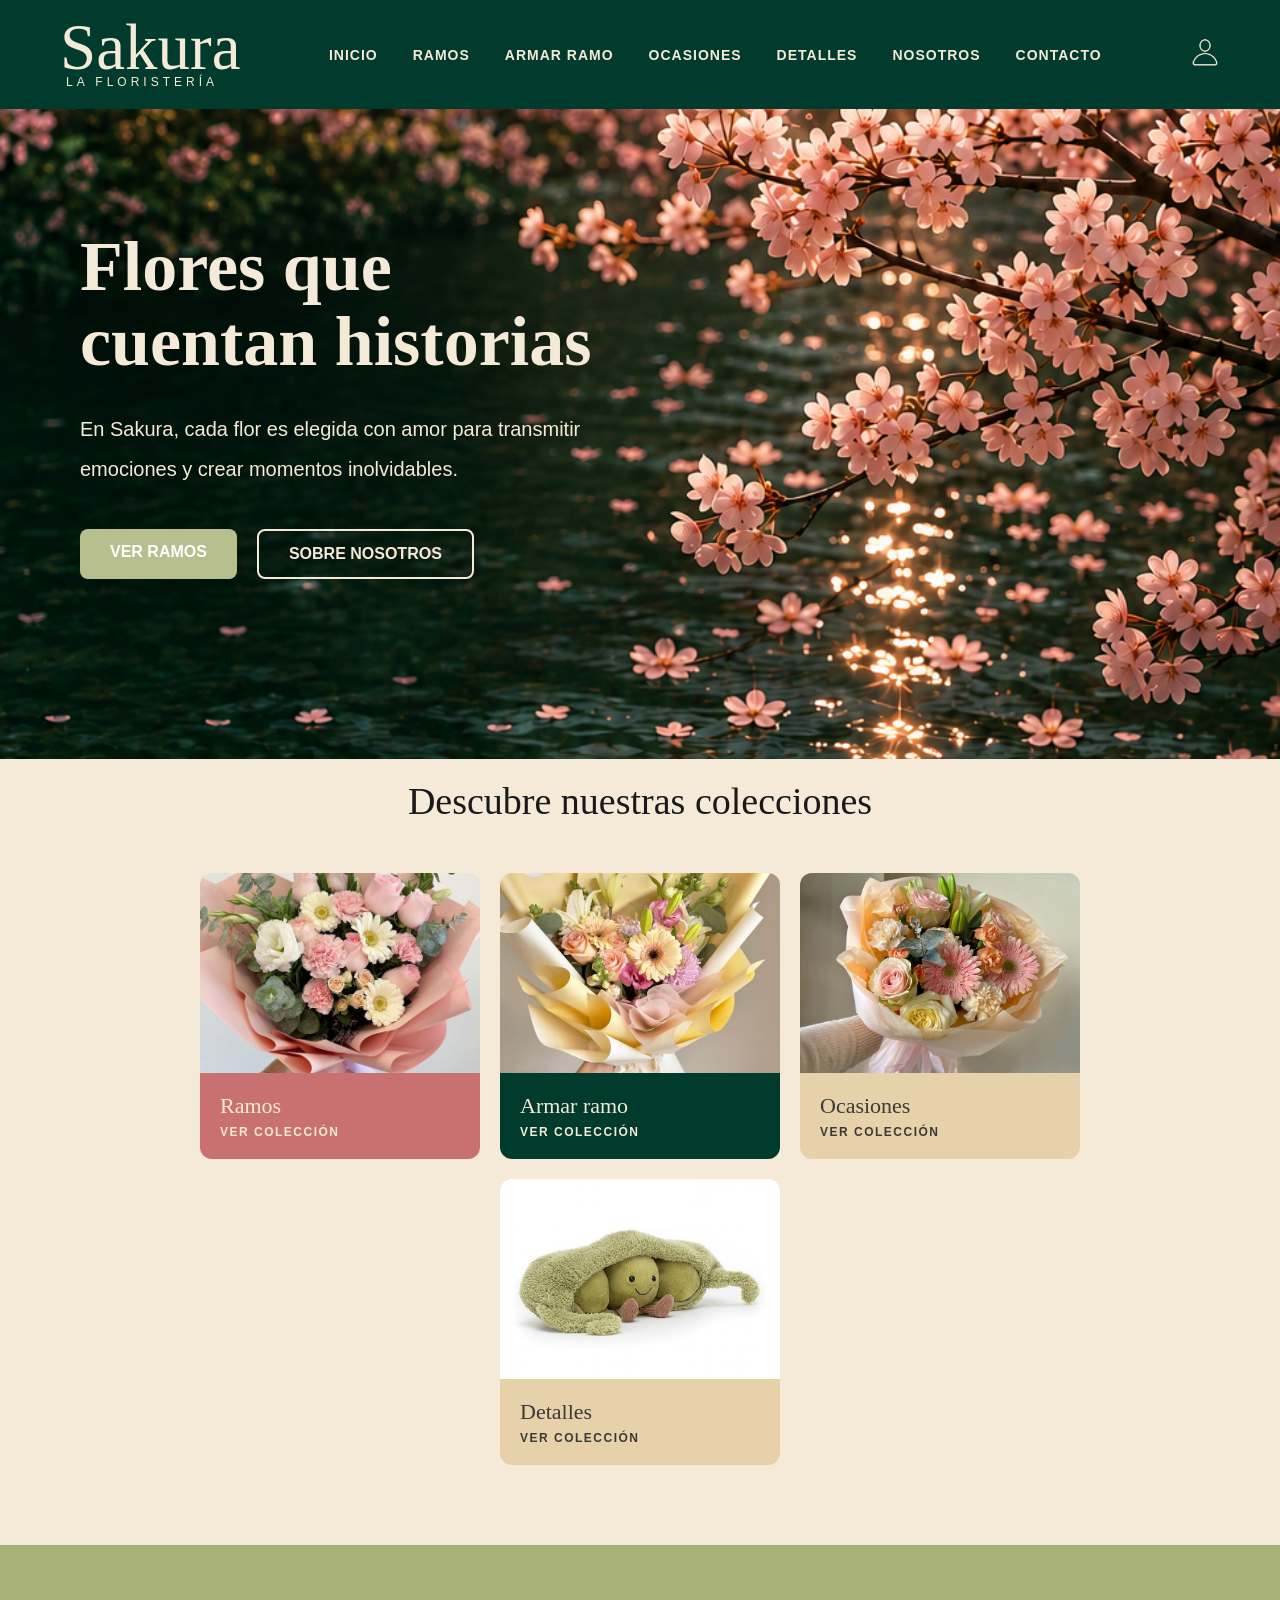
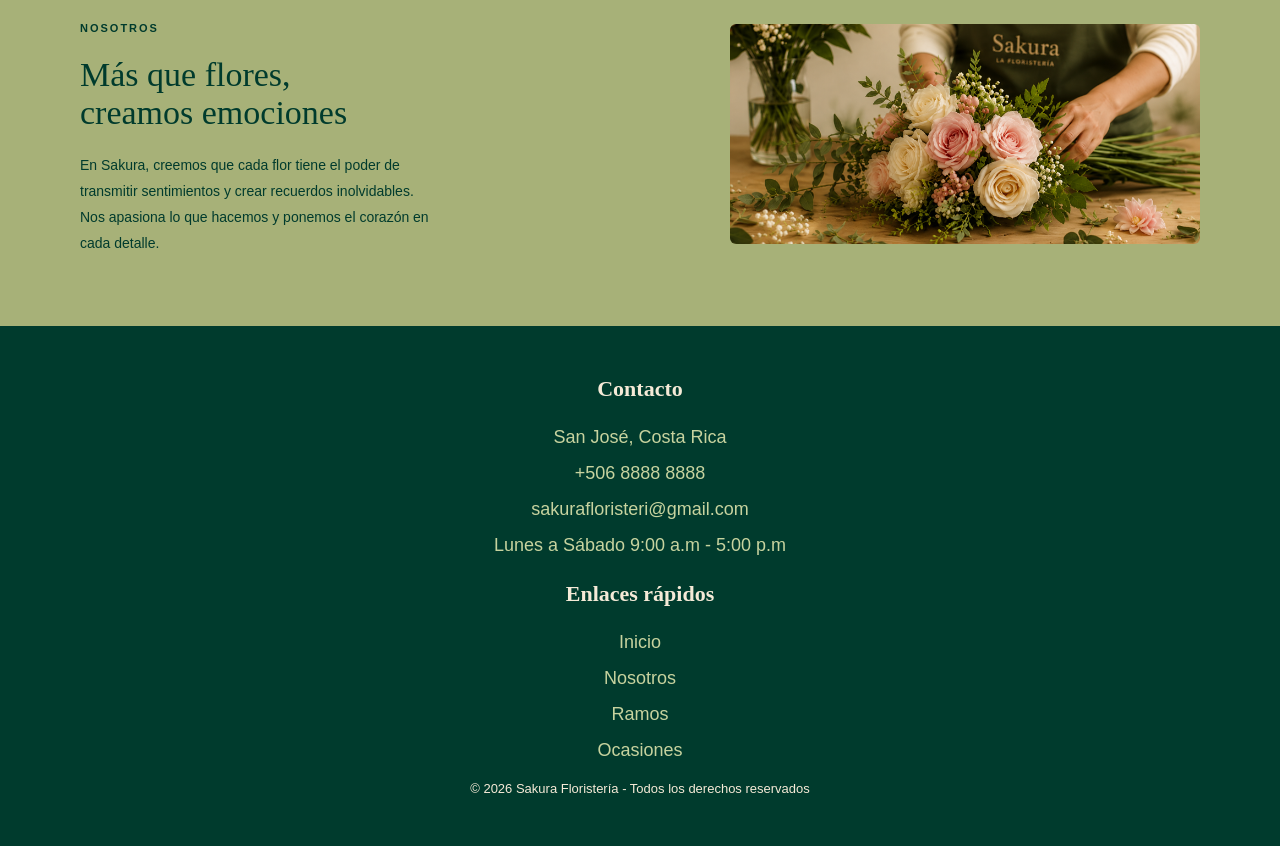
<file: index.html>
<!DOCTYPE html>
<html lang="es">

<head>
    <meta charset="UTF-8">
    <meta name="viewport" content="width=device-width, initial-scale=1.0">
    <link rel="stylesheet" href="css/style.css">
    <link rel="stylesheet" href="css/footer.css">
    <link rel="stylesheet" href="css/nosotros.css">
    <title>Sakura</title>
</head>

<body>

    <!-- ===================================================== -->
    <!-- HEADER / BARRA DE NAVEGACIÓN -->
    <!-- ===================================================== -->

    <header class="header">

        <!-- LOGO -->
        <div class="logo">
            <h1>Sakura</h1>
            <p>LA FLORISTERÍA</p>
        </div>

        <!-- Checkbox oculto para abrir/cerrar el menú -->
        <input type="checkbox" id="menu-toggle" class="menu-toggle">

        <!-- Botón hamburguesa -->
        <label for="menu-toggle" class="menu-button">
            <span></span>
            <span></span>
            <span></span>
        </label>

        <!-- MENÚ DE NAVEGACIÓN -->
        <nav class="menu">
            <ul>
                <li><a href="index.html">INICIO</a></li>
                <li><a href="ramos.html">RAMOS</a></li>
                <li><a href="armar_Ramo.html">ARMAR RAMO</a></li>
                <li><a href="ocasiones.html">OCASIONES</a></li>
                <li><a href="detalles.html">DETALLES</a></li>
                <li><a href="#nosotros">NOSOTROS</a></li>
                <li><a href="#contacto">CONTACTO</a></li>
            </ul>
        </nav>

        <!-- ICONOS DEL MENÚ -->
        <div class="iconos">
            <a href="registro.html" class="icono-usuario">
                <img src="assets/images/person.png" alt="Ir al registro">
            </a>
        </div>

    </header>
    <main>
        <!-- ===================================================== -->
        <!-- IMAGEN PRINCIPAL / HERO -->
        <!-- ===================================================== -->
        <section class="cerezos">
            <div class="contenido-cerezos">
                <!-- TÍTULO PRINCIPAL -->
                <h1>Flores que<br>cuentan historias</h1>
                <!-- TEXTO PRINCIPAL -->
                <p>
                    En Sakura, cada flor es elegida con amor
                    para transmitir emociones y crear momentos
                    inolvidables.
                </p>
                <!-- BOTONES PRINCIPALES -->
                <div class="botones">
                    <a href="ramos.html" class="btn btn-ver">VER RAMOS</a>

                    <a href="#nosotros" class="btn btn-nosotros">
                        SOBRE NOSOTROS
                    </a>
                </div>

            </div>
        </section>
        <!-- ===================================================== -->
        <!-- COLECCIONES -->
        <!-- ===================================================== -->
        <section class="colecciones">
            <!-- TÍTULO -->
            <div class="titulo-seccion">
                <h2> Descubre nuestras colecciones</h2>
            </div>
            <!-- AQUÍ JAVASCRIPT VA A CREAR LAS TARJETAS -->
            <div class="contenedor-colecciones" id="contenedorColecciones">
            </div>
        </section>
        <!-- ===================================================== -->
        <!--  NOSOTROS -->
        <!-- ===================================================== -->
        <section id="nosotros" class="nosotros">

            <!-- TEXTO -->
            <div class="texto-nosotros">

                <p class="subtitulo">NOSOTROS</p>
                <h2>
                    Más que flores,<br>
                    creamos emociones
                </h2>

                <p>
                    En Sakura, creemos que cada flor tiene el poder de transmitir
                    sentimientos y crear recuerdos inolvidables. Nos apasiona lo que
                    hacemos y ponemos el corazón en cada detalle.
                </p>

            </div>
            <!-- IMAGEN -->
            <div class="imagen-nosotros">
                <img src="assets/images/nosotros.png" alt="Persona preparando un ramo">
            </div>
        </section>
        <!-- ===================================================== -->
        <!-- FOOTER -->
        <!-- ===================================================== -->
        <footer class="footer">

            <!-- ===================================================== -->
            <!-- INFORMACIÓN DE CONTACTO -->
            <!-- ===================================================== -->
            <div id="contacto" class="footer-contacto">

                <h3>Contacto</h3>

                <p>San José, Costa Rica</p>
                <p>+506 8888 8888</p>
                <p>sakurafloristeri@gmail.com</p>
                <p>Lunes a Sábado 9:00 a.m - 5:00 p.m</p>
            </div>

            <!-- ENLACES -->
            <div class="footer-links">

                <h3>Enlaces rápidos</h3>
                <a href="index.html">Inicio</a>
                <a href="#nosotros">Nosotros</a>
                <a href="ramos.html">Ramos</a>
                <a href="ocasiones.html">Ocasiones</a>
            </div>

            <!-- COPYRIGHT -->
            <p class="copy">
                © 2026 Sakura Floristería - Todos los derechos reservados
            </p>
        </footer>
    </main>
    <script src="js/colecciones.js"></script>
</body>

</html>
</file>
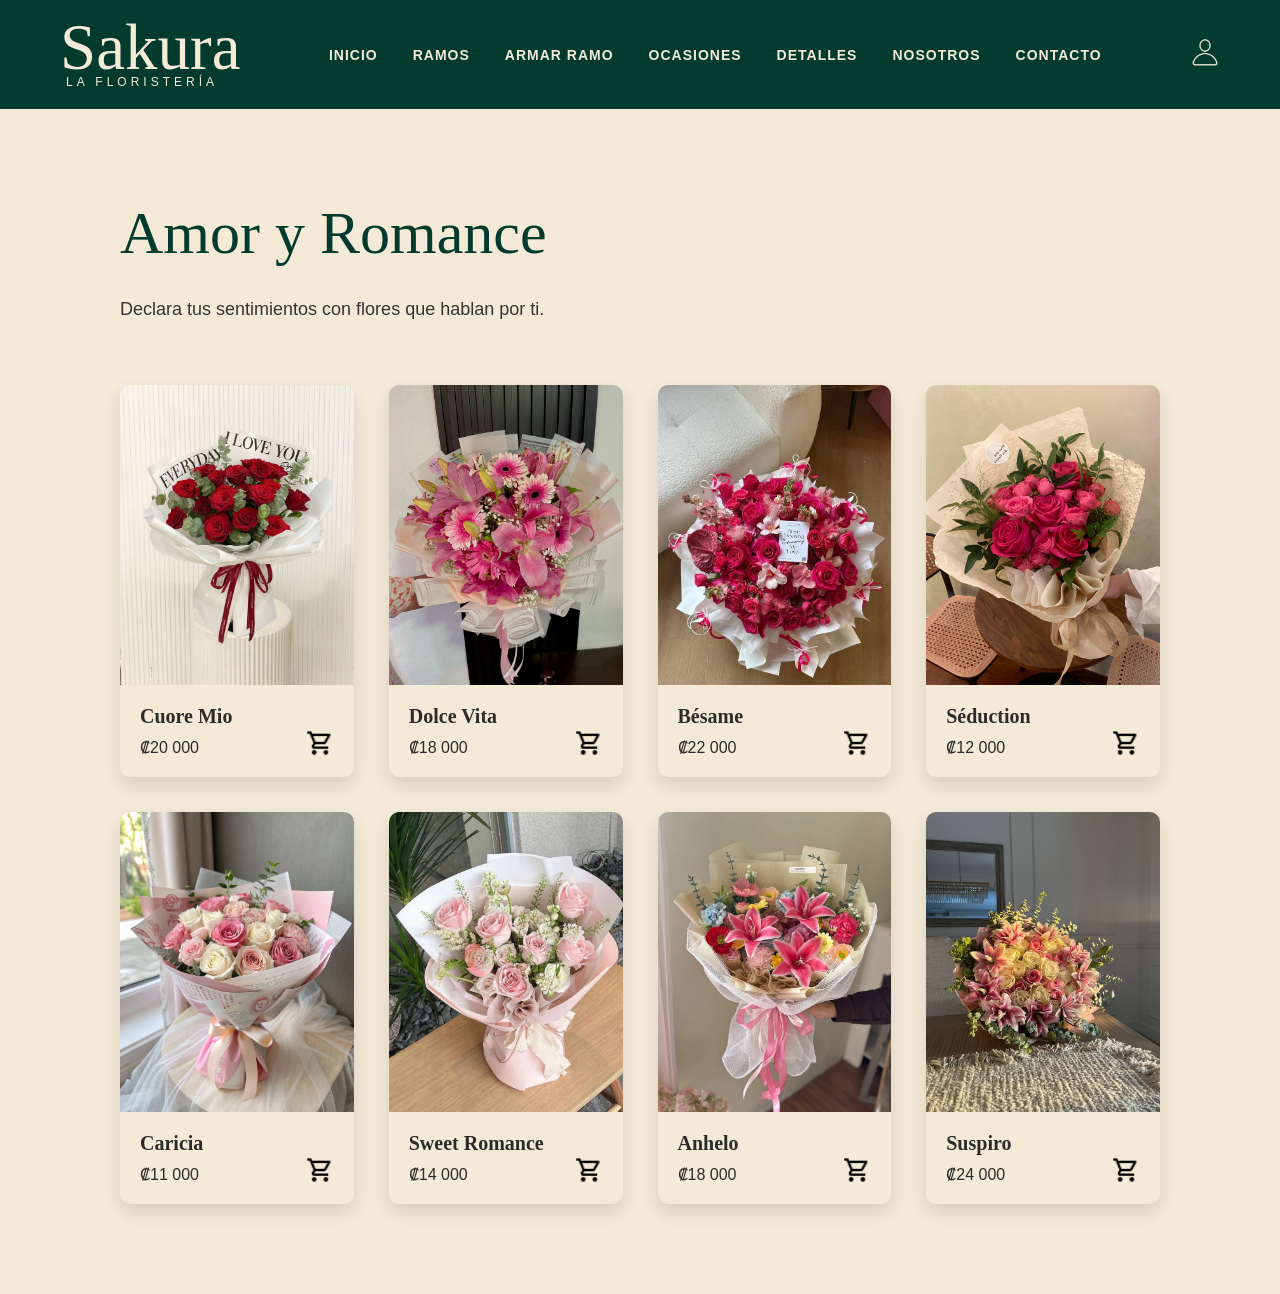
<file: amor_romance.html>
<!DOCTYPE html>
<html lang="es">
<head>
    <meta charset="UTF-8">
    <meta name="viewport" content="width=device-width, initial-scale=1.0">
    <link rel="stylesheet" href="css/style.css">
    <link rel="stylesheet" href="css/ramos.css">
    <title>Amor y Romance|Sakura</title>
</head>
<body>
    
   <!-- ===================================================== -->
    <!-- HEADER / BARRA DE NAVEGACIÓN -->
    <!-- ===================================================== -->

    <header class="header">

        <!-- LOGO -->
        <div class="logo">
            <h1>Sakura</h1>
            <p>LA FLORISTERÍA</p>
        </div>

        <!-- Checkbox oculto para abrir/cerrar el menú -->
        <input type="checkbox" id="menu-toggle" class="menu-toggle">

        <!-- Botón hamburguesa -->
        <label for="menu-toggle" class="menu-button">
            <span></span>
            <span></span>
            <span></span>
        </label>

        <!-- MENÚ DE NAVEGACIÓN -->
        <nav class="menu">
            <ul>
                <li><a href="index.html">INICIO</a></li>
                <li><a href="ramos.html">RAMOS</a></li>
                <li><a href="armar_Ramo.html">ARMAR RAMO</a></li>
                <li><a href="ocasiones.html">OCASIONES</a></li>
                <li><a href="detalles.html">DETALLES</a></li>
                <li><a href="#nosotros">NOSOTROS</a></li>
                <li><a href="#contacto">CONTACTO</a></li>
            </ul>
        </nav>

        <!-- ICONOS DEL MENÚ -->
        <div class="iconos">
            <a href="registro.html" class="icono-usuario">
                <img src="assets/images/person.png" alt="Ir al registro">
            </a>
        </div>

    </header>

    <!-- PAGINA RAMOS -->
    <main class="pagina-ramos">

        <section class="encabezado-ramos">

            <h1>Amor y Romance</h1>

            <p>
            Declara tus sentimientos con flores que hablan por ti.
            </p>


        </section>

        <section class="lista-ramos">

            <!-- RAMO 1 -->
            <div class="tarjeta-ramo">

                <img src="assets/images/am1.jpg" alt="Cuore Mio">

                <div class="info-ramo">
                    <h3>Cuore Mio</h3>
                    <p>₡20 000</p>
                    <button>
                        <img src="assets/images/carrito.png" alt="Agregar al carrito">
                    </button>
                </div>

            </div>

            <!-- RAMO 2 -->
            <div class="tarjeta-ramo">

                <img src="assets/images/am9.jpg" alt="Dolce Vita">

                <div class="info-ramo">
                    <h3>Dolce Vita</h3>
                    <p>₡18 000</p>
                    <button>
                        <img src="assets/images/carrito.png" alt="Agregar al carrito">
                    </button>
                </div>

            </div>

            <!-- RAMO 3 -->
            <div class="tarjeta-ramo">

                <img src="assets/images/am3.jpg" alt=" Bésame">

                <div class="info-ramo">
                    <h3> Bésame</h3>
                    <p>₡22 000</p>
                    <button>
                        <img src="assets/images/carrito.png" alt="Agregar al carrito">
                    </button>
                </div>

            </div>

            <!-- RAMO 4 -->
            <div class="tarjeta-ramo">

                <img src="assets/images/am4.jpg" alt="Séduction">

                <div class="info-ramo">
                    <h3>Séduction</h3>
                    <p>₡12 000</p>
                    <button>
                        <img src="assets/images/carrito.png" alt="Agregar al carrito">
                    </button>
                </div>

            </div>

            <!-- RAMO 5 -->
            <div class="tarjeta-ramo">

                <img src="assets/images/am5.jpg" alt="Caricia ">

                <div class="info-ramo">
                    <h3>Caricia</h3>
                    <p>₡11 000</p>
                    <button>
                        <img src="assets/images/carrito.png" alt="Agregar al carrito">
                    </button>
                </div>

            </div>

            <!-- RAMO 6 -->
            <div class="tarjeta-ramo">

                <img src="assets/images/am6.jpg" alt=" Sweet Romance">

                <div class="info-ramo">
                    <h3>Sweet Romance</h3>
                    <p>₡14 000</p>
                    <button>
                        <img src="assets/images/carrito.png" alt="Agregar al carrito">
                    </button>
                </div>

            </div>

            <!-- RAMO 7 -->
            <div class="tarjeta-ramo">

                <img src="assets/images/am10.jpg " alt=" Anhelo">

                <div class="info-ramo">
                    <h3> Anhelo</h3>
                    <p>₡18 000</p>
                    <button>
                        <img src="assets/images/carrito.png" alt="Agregar al carrito">
                    </button>
                </div>

            </div>

            <!-- RAMO 8 -->
            <div class="tarjeta-ramo">

                <img src="assets/images/am11.jpg" alt="Suspiro">

                <div class="info-ramo">
                    <h3>Suspiro</h3>
                    <p>₡24 000</p>
                    <button>
                        <img src="assets/images/carrito.png" alt="Agregar al carrito">
                    </button>
                </div>

            </div>

        </section>
        
    </main>
</body>
</html>
</file>
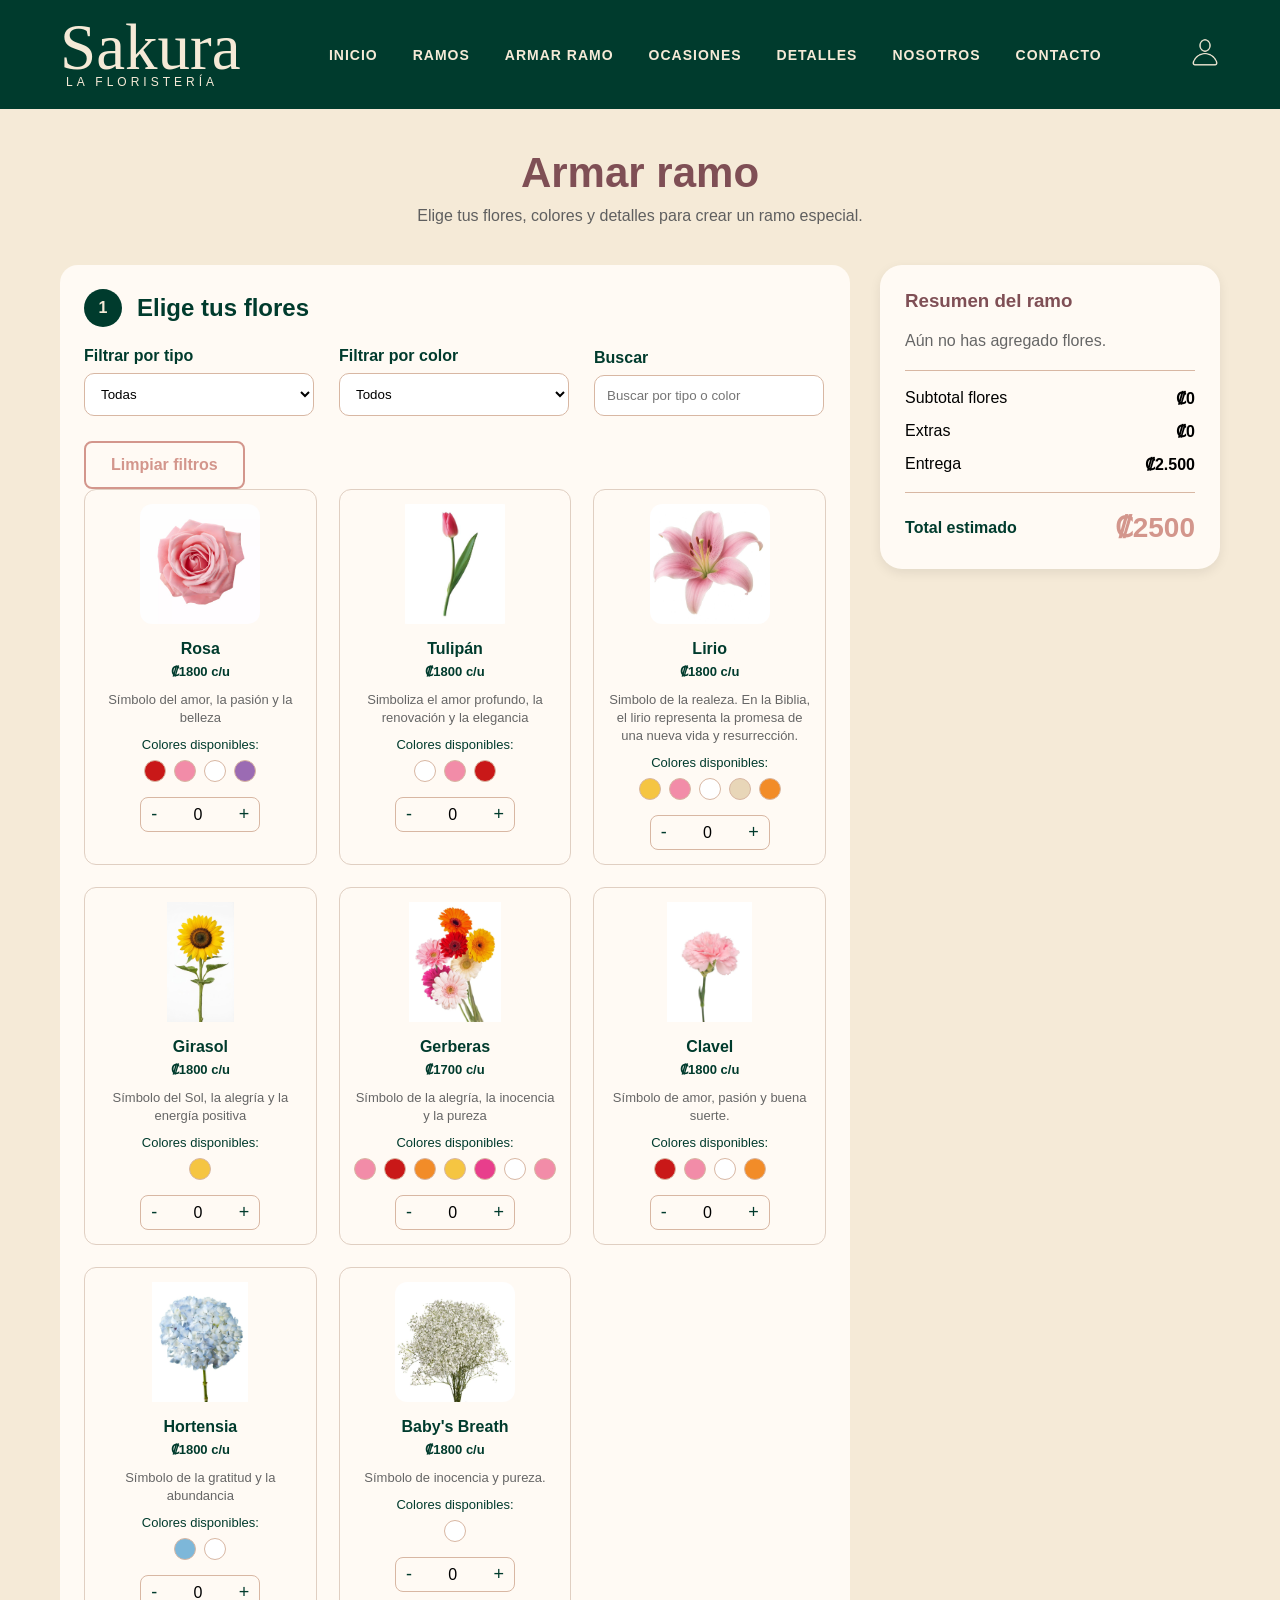
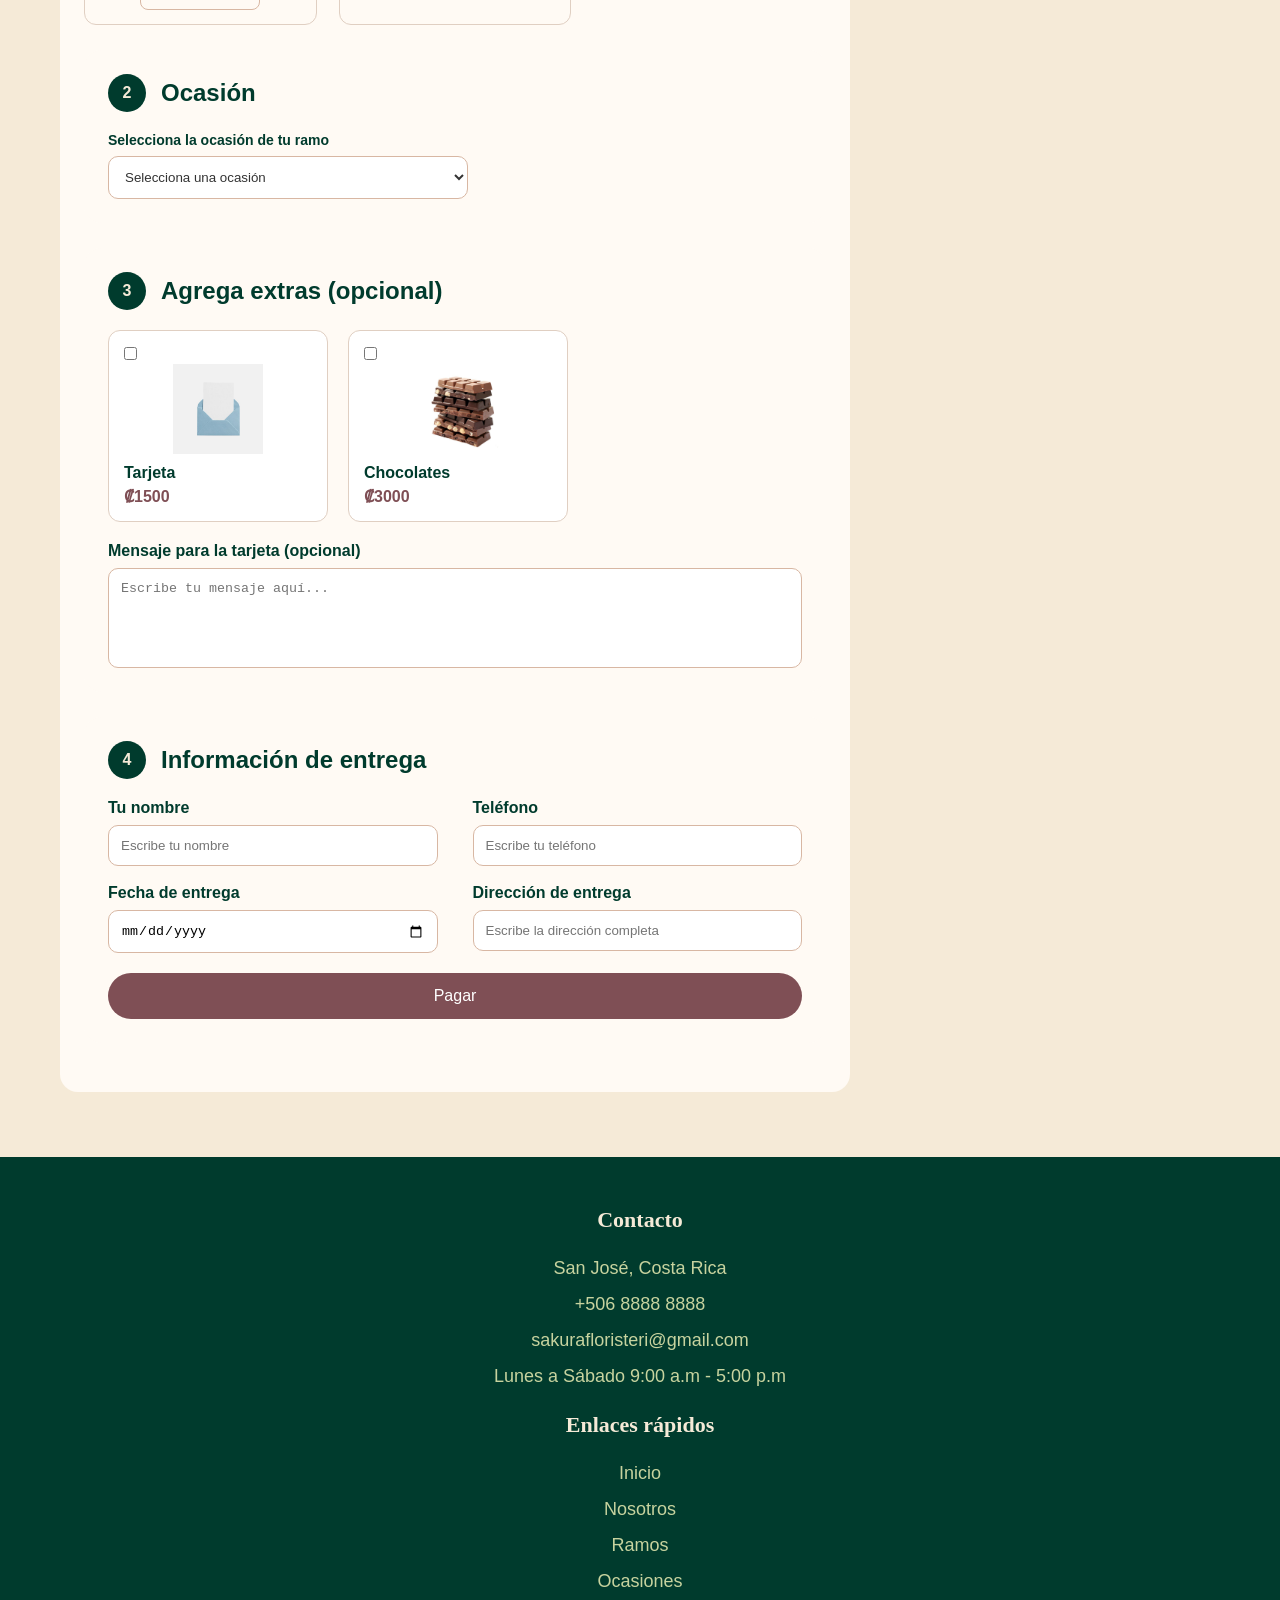
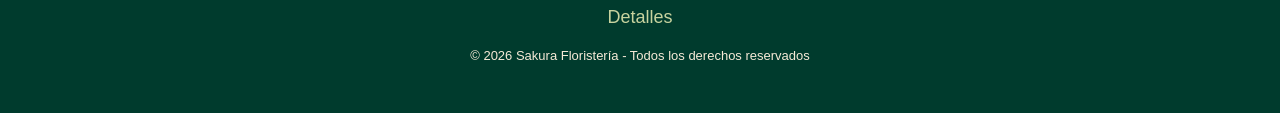
<file: armar_Ramo.html>
<!DOCTYPE html>
<html lang="es">

<head>
    <!-- ===================================================== -->
    <!-- CONFIGURACIÓN PRINCIPAL DE LA PÁGINA -->
    <!-- ===================================================== -->
    <!-- Esta parte no se ve directamente en la página.
    Sirve para configurar idioma, caracteres, diseño responsivo,
    archivos CSS y título de la pestaña. -->

    <meta charset="UTF-8">
    <!-- Permite usar tildes, ñ y caracteres especiales. -->

    <meta name="viewport" content="width=device-width, initial-scale=1.0">
    <!-- Hace que la página se adapte correctamente a celulares y tablets. -->

    <link rel="stylesheet" href="css/style.css">
    <!-- Conecta el CSS general del sitio Sakura. -->

    <link rel="stylesheet" href="css/armar_Ramo.css">
    <!-- Conecta el CSS específico de la página Armar Ramo. -->

    <link rel="stylesheet" href="css/footer.css">
    <!-- Conecta el CSS del pie de página. -->

    <title>Armar Ramos | Sakura</title>
    <!-- Texto que aparece en la pestaña del navegador. -->
</head>

<body>

    <!-- ===================================================== -->
    <!-- HEADER / BARRA DE NAVEGACIÓN -->
    <!-- ===================================================== -->
    <!-- Este bloque se refleja en la parte superior de la página.
    Contiene el logo, el menú de navegación y el icono de usuario. -->

    <header class="header">

        <!-- LOGO -->
        <!-- Se refleja en la esquina superior izquierda de la página. -->
        <div class="logo">
            <h1>Sakura</h1>
            <!-- Muestra el nombre principal de la floristería. -->

            <p>LA FLORISTERÍA</p>
            <!-- Muestra el subtítulo debajo del logo. -->
        </div>

        <!-- MENÚ RESPONSIVO -->
        <!-- Este checkbox ayuda a abrir y cerrar el menú en celular. -->
        <input type="checkbox" id="menu-toggle" class="menu-toggle">

        <!-- BOTÓN HAMBURGUESA -->
        <!-- Se refleja en pantallas pequeñas para abrir el menú. -->
        <label for="menu-toggle" class="menu-button">
            <span></span>
            <!-- Línea 1 del botón hamburguesa. -->

            <span></span>
            <!-- Línea 2 del botón hamburguesa. -->

            <span></span>
            <!-- Línea 3 del botón hamburguesa. -->
        </label>

        <!-- MENÚ DE NAVEGACIÓN -->
        <!-- Se refleja como los enlaces principales del sitio. -->
        <nav class="menu">
            <ul>
                <li><a href="index.html">INICIO</a></li>
                <!-- Lleva a la página principal. -->

                <li><a href="ramos.html">RAMOS</a></li>
                <!-- Lleva a la página de ramos prediseñados. -->

                <li><a href="armar_Ramo.html">ARMAR RAMO</a></li>
                <!-- Lleva a esta página de armar ramo. -->

                <li><a href="ocasiones.html">OCASIONES</a></li>
                <!-- Lleva a la página de ocasiones. -->

                <li><a href="detalles.html">DETALLES</a></li>
                <!-- Lleva a la página de detalles. -->

                <li><a href="index.html#nosotros">NOSOTROS</a></li>
                <!-- Lleva a la sección Nosotros en la página principal. -->

                <li><a href="#contacto">CONTACTO</a></li>
                <!-- Baja directamente al footer/contacto de esta página. -->
            </ul>
        </nav>

        <!-- ICONO DE USUARIO -->
        <!-- Se refleja en la parte derecha del header. -->
        <div class="iconos">
            <a href="registro.html" class="icono-usuario">
                <!-- Lleva a la página de registro. -->

                <img src="assets/images/person.png" alt="Ir al registro">
                <!-- Imagen del icono de usuario. -->
            </a>
        </div>

    </header>

    <!-- ===================================================== -->
    <!-- CONTENIDO PRINCIPAL DE ARMAR RAMO -->
    <!-- ===================================================== -->
    <!-- Este bloque contiene toda la página donde el usuario
    puede elegir flores, colores, extras, datos de entrega
    y ver el resumen del ramo. -->

    <main class="armar-ramo">

        <!-- ===================================================== -->
        <!-- TÍTULO DE LA PÁGINA -->
        <!-- ===================================================== -->
        <!-- Se refleja en la parte superior del contenido principal. -->

        <section class="titulo-armar">
            <h2>Armar ramo</h2>
            <!-- Título grande de la página. -->

            <p>Elige tus flores, colores y detalles para crear un ramo especial.</p>
            <!-- Texto descriptivo debajo del título. -->
        </section>

        <!-- ===================================================== -->
        <!-- CONTENEDOR PRINCIPAL -->
        <!-- ===================================================== -->
        <!-- Divide el contenido en dos partes:
        lado izquierdo con opciones y lado derecho con resumen. -->

        <section class="contenedor-armar">

            <!-- ===================================================== -->
            <!-- LADO IZQUIERDO: FLORES Y OPCIONES -->
            <!-- ===================================================== -->
            <!-- Aquí se muestran los filtros, flores, ocasión,
            extras e información de entrega. -->

            <div class="zona-productos">

                <!-- ===================================================== -->
                <!-- SECCIÓN 1: ELEGIR FLORES -->
                <!-- ===================================================== -->
                <!-- Esta sección se refleja como el primer bloque donde
                el usuario puede filtrar, buscar y seleccionar flores. -->

                <div class="bloque-armar">

                    <div class="titulo-bloque">
                        <span>1</span>
                        <!-- Número de la sección. -->

                        <h3>Elige tus flores</h3>
                        <!-- Título de la primera sección. -->
                    </div>

                    <!-- FILTROS Y BUSCADOR -->
                    <!-- Se reflejan encima de las tarjetas de flores. -->
                    <div class="filtros-armar">

                        <div class="campo-filtro">
                            <label>Filtrar por tipo</label>
                            <!-- Texto que indica que este filtro es por tipo de flor. -->

                            <select id="filtroTipo">
                                <!-- JavaScript usa este id para filtrar por tipo. -->

                                <option value="Todas">Todas</option>
                                <!-- Muestra todas las flores. -->

                                <option value="Rosa">Rosas</option>
                                <!-- Filtra rosas. -->

                                <option value="Tulipán">Tulipanes</option>
                                <!-- Filtra tulipanes. -->

                                <option value="Lirio">Lirios</option>
                                <!-- Filtra lirios. -->

                                <option value="Gerberas">Gerberas</option>
                                <!-- Filtra gerberas. -->

                                <option value="Hortensia">Hortensias</option>
                                <!-- Filtra hortensias. -->

                                <option value="Girasol">Girasoles</option>
                                <!-- Filtra girasoles. -->

                                <option value="Clavel">Claveles</option>
                                <!-- Filtra claveles. -->

                                <option value="Baby's Breath">Baby's Breath</option>
                                <!-- Filtra Baby's Breath. -->
                            </select>
                        </div>

                        <div class="campo-filtro">
                            <label>Filtrar por color</label>
                            <!-- Texto que indica que este filtro es por color. -->

                            <select id="filtroColor">
                                <!-- JavaScript usa este id para filtrar por color. -->

                                <option value="Todos">Todos</option>
                                <!-- Muestra todos los colores. -->

                                <option value="Rojo">Rojo</option>
                                <!-- Filtra flores rojas. -->

                                <option value="Rosado">Rosado</option>
                                <!-- Filtra flores rosadas. -->

                                <option value="Blanco">Blanco</option>
                                <!-- Filtra flores blancas. -->

                                <option value="Amarillo">Amarillo</option>
                                <!-- Filtra flores amarillas. -->

                                <option value="Naranja">Naranja</option>
                                <!-- Filtra flores naranjas. -->

                                <option value="Morado">Morado</option>
                                <!-- Filtra flores moradas. -->

                                <option value="Beige">Beige</option>
                                <!-- Filtra flores beige. -->

                                <option value="Celeste">Celeste</option>
                                <!-- Filtra flores celestes. -->
                            </select>
                        </div>

                        <div class="campo-filtro">
                            <label>Buscar</label>
                            <!-- Texto que indica que aquí se puede buscar. -->

                            <input type="text" id="buscarFlor" placeholder="Buscar por tipo o color">
                            <!-- Campo de búsqueda.
                            JavaScript lo usa para buscar flores por nombre o color. -->
                        </div>

                        <div button id="btnLimpiarFiltros" class="btn-limpiar">
                            Limpiar filtros
                            </button>
                        </div>

                    </div>

                    <!-- CONTENEDOR DE FLORES -->
                    <!-- Aquí JavaScript carga las tarjetas de flores desde el JSON. -->
                    <div id="contenedorFlores" class="contenedor-flores">
                        <!-- JavaScript va a poner aquí las tarjetas de las flores. -->
                    </div>

                    <!-- ===================================================== -->
                    <!-- SECCIÓN 2: OCASIÓN -->
                    <!-- ===================================================== -->
                    <!-- Se refleja debajo de las flores.
                    Permite escoger la ocasión del ramo. -->

                    <div class="bloque-armar">

                        <div class="titulo-bloque">
                            <span>2</span>
                            <!-- Número de la sección. -->

                            <h3>Ocasión</h3>
                            <!-- Título visible de la sección. -->
                        </div>

                        <div class="campo-ocasion">
                            <label for="ocasion">Selecciona la ocasión de tu ramo</label>
                            <!-- Texto encima del select de ocasión. -->

                            <select id="ocasion">
                                <!-- Select para elegir la ocasión del ramo. -->

                                <option value="">Selecciona una ocasión</option>
                                <!-- Opción inicial. -->

                                <option value="Cumpleaños">Cumpleaños</option>
                                <!-- Opción cumpleaños. -->

                                <option value="Aniversario">Aniversario</option>
                                <!-- Opción aniversario. -->

                                <option value="Graduación">Graduación</option>
                                <!-- Opción graduación. -->

                                <option value="Amor">Amor</option>
                                <!-- Opción amor. -->

                                <option value="Agradecimiento">Agradecimiento</option>
                                <!-- Opción agradecimiento. -->

                                <option value="Otro">Otro</option>
                                <!-- Opción otro. -->
                            </select>
                        </div>

                    </div>

                    <!-- ===================================================== -->
                    <!-- SECCIÓN 3: EXTRAS -->
                    <!-- ===================================================== -->
                    <!-- Se refleja debajo de la ocasión.
                    Permite agregar tarjeta o chocolates al pedido. -->

                    <div class="bloque-armar">

                        <div class="titulo-bloque">
                            <span>3</span>
                            <!-- Número de la sección. -->

                            <h3>Agrega extras (opcional)</h3>
                            <!-- Título visible de extras. -->
                        </div>

                        <div class="contenedor-extras">
                            <!-- Contenedor donde están las tarjetas de extras. -->

                            <!-- TARJETA -->
                            <!-- Extra que suma ₡1500 al resumen cuando se marca. -->
                            <div class="extra-card">

                                <input type="checkbox" id="tarjeta">
                                <!-- Checkbox que JavaScript usa para saber si se agregó tarjeta. -->

                                <img src="assets/images/tarjeta.jpg" alt="Tarjeta">
                                <!-- Imagen del extra tarjeta. -->

                                <h4>Tarjeta</h4>
                                <!-- Nombre visible del extra. -->

                                <p>₡1500</p>
                                <!-- Precio visible del extra. -->

                            </div>

                            <!-- CHOCOLATES -->
                            <!-- Extra que suma ₡3000 al resumen cuando se marca. -->
                            <div class="extra-card">

                                <input type="checkbox" id="chocolates">
                                <!-- Checkbox que JavaScript usa para saber si se agregaron chocolates. -->

                                <img src="assets/images/chocolate.jpg" alt="Chocolates">
                                <!-- Imagen del extra chocolates. -->

                                <h4>Chocolates</h4>
                                <!-- Nombre visible del extra. -->

                                <p>₡3000</p>
                                <!-- Precio visible del extra. -->

                            </div>

                        </div>

                        <!-- MENSAJE PARA TARJETA -->
                        <!-- Se refleja como una caja de texto para escribir un mensaje. -->
                        <div class="mensaje-tarjeta">

                            <label>Mensaje para la tarjeta (opcional)</label>
                            <!-- Texto que indica para qué sirve el textarea. -->

                            <textarea placeholder="Escribe tu mensaje aquí..."></textarea>
                            <!-- Caja donde el usuario puede escribir el mensaje. -->
                        </div>
                    </div>

                    <!-- ===================================================== -->
                    <!-- SECCIÓN 4: INFORMACIÓN DE ENTREGA -->
                    <!-- ===================================================== -->
                    <!-- Se refleja debajo de extras.
                    Permite ingresar datos para entregar el pedido. -->

                    <div class="bloque-armar">

                        <div class="titulo-bloque">
                            <span>4</span>
                            <!-- Número de la sección. -->

                            <h3>Información de entrega</h3>
                            <!-- Título visible de la sección de entrega. -->
                        </div>

                        <div class="form-entrega">
                            <!-- Contenedor de todos los campos de entrega. -->

                            <div class="campo-entrega">
                                <label>Tu nombre</label>
                                <!-- Texto encima del campo de nombre. -->

                                <input type="text" placeholder="Escribe tu nombre">
                                <!-- Campo para escribir el nombre. -->
                            </div>

                            <div class="campo-entrega">
                                <label>Teléfono</label>
                                <!-- Texto encima del campo de teléfono. -->

                                <input type="text" placeholder="Escribe tu teléfono">
                                <!-- Campo para escribir el teléfono. -->
                            </div>

                            <div class="campo-entrega">
                                <label>Fecha de entrega</label>
                                <!-- Texto encima del campo de fecha. -->

                                <input type="date">
                                <!-- Campo tipo calendario para escoger fecha. -->
                            </div>

                            <div class="campo-entrega">
                                <label>Dirección de entrega</label>
                                <!-- Texto encima del campo de dirección. -->

                                <input type="text" placeholder="Escribe la dirección completa">
                                <!-- Campo para escribir dirección. -->
                            </div>

                        </div>

                        <button id="btnPagar" class="btn-pagar ">
                            <!-- Botón que JavaScript usa para revisar registro y realizar pago. -->

                            Pagar
                            <!-- Texto visible del botón. -->
                        </button>

                    </div>

                </div>
            </div>

            <!-- ===================================================== -->
            <!-- LADO DERECHO: RESUMEN DEL RAMO -->
            <!-- ===================================================== -->
            <!-- Se refleja en el lado derecho de la página.
            Muestra flores seleccionadas, subtotal, extras,
            entrega y total estimado. -->

            <aside class="resumen-ramo">

                <h3>Resumen del ramo</h3>
                <!-- Título del resumen. -->

                <div id="listaResumen">
                    <!-- Aquí JavaScript coloca las flores seleccionadas. -->

                    <p class="mensaje-vacio">
                        <!-- Mensaje inicial cuando no se han agregado flores. -->

                        Aún no has agregado flores.
                    </p>

                </div>

                <div class="linea-resumen"></div>
                <!-- Línea decorativa para separar contenido. -->

                <div class="fila-total">
                    <!-- Fila donde se muestra el subtotal de flores. -->

                    <span>Subtotal flores</span>
                    <!-- Texto de subtotal. -->

                    <strong id="subtotalFlores">₡0</strong>
                    <!-- JavaScript actualiza aquí el subtotal de flores. -->
                </div>

                <div class="fila-total">
                    <!-- Fila donde se muestra el total de extras. -->

                    <span>Extras</span>
                    <!-- Texto de extras. -->

                    <strong id="totalExtras">₡0</strong>
                    <!-- JavaScript actualiza aquí el total de extras. -->
                </div>

                <div class="fila-total">
                    <!-- Fila donde se muestra el costo de entrega. -->

                    <span>Entrega</span>
                    <!-- Texto de entrega. -->

                    <strong>₡2.500</strong>
                    <!-- Costo fijo de entrega visible. -->
                </div>

                <div class="linea-resumen"></div>
                <!-- Línea decorativa antes del total final. -->

                <div class="total-final">
                    <!-- Fila del total final. -->

                    <span>Total estimado</span>
                    <!-- Texto del total. -->

                    <strong id="totalGeneral">₡0</strong>
                    <!-- JavaScript actualiza aquí el total general. -->
                </div>

            </aside>

        </section>

    </main>

    <!-- ===================================================== -->
    <!-- FOOTER -->
    <!-- ===================================================== -->
    <!-- Este bloque se refleja en la parte inferior de la página.
    Contiene información de contacto, enlaces rápidos y copyright. -->

    <footer class="footer">

        <!-- ===================================================== -->
        <!-- INFORMACIÓN DE CONTACTO -->
        <!-- ===================================================== -->
        <!-- Se refleja en el footer.
        Muestra dirección, teléfono, correo y horario. -->

        <div id="contacto" class="footer-contacto">

            <h3>Contacto</h3>
            <!-- Título de la sección de contacto. -->

            <p>San José, Costa Rica</p>
            <!-- Ubicación de la floristería. -->

            <p>+506 8888 8888</p>
            <!-- Teléfono de contacto. -->

            <p>sakurafloristeri@gmail.com</p>
            <!-- Correo de contacto. -->

            <p>Lunes a Sábado 9:00 a.m - 5:00 p.m</p>
            <!-- Horario de atención. -->
        </div>

        <!-- ===================================================== -->
        <!-- ENLACES RÁPIDOS -->
        <!-- ===================================================== -->
        <!-- Se refleja en el footer como accesos directos
        a otras páginas del sitio. -->

        <div class="footer-links">

            <h3>Enlaces rápidos</h3>
            <!-- Título de los enlaces. -->

            <a href="index.html">Inicio</a>
            <!-- Enlace a inicio. -->

            <a href="index.html#nosotros">Nosotros</a>
            <!-- Enlace a Nosotros. -->

            <a href="ramos.html">Ramos</a>
            <!-- Enlace a Ramos. -->

            <a href="ocasiones.html">Ocasiones</a>
            <!-- Enlace a Ocasiones. -->

            <a href="detalles.html">Detalles</a>
            <!-- Enlace a Detalles. -->

        </div>

        <!-- ===================================================== -->
        <!-- COPYRIGHT -->
        <!-- ===================================================== -->
        <!-- Se refleja al final del footer. -->

        <p class="copy">
            © 2026 Sakura Floristería - Todos los derechos reservados
        </p>

    </footer>

    <!-- ===================================================== -->
    <!-- CONEXIÓN CON JAVASCRIPT -->
    <!-- ===================================================== -->
    <!-- Este script conecta la página HTML con armar_Ramo.js.
    Gracias a esto se cargan las flores, filtros, resumen,
    localStorage y botón pagar. -->

    <script src="js/armar_Ramo.js"></script>

</body>

</html>
</file>
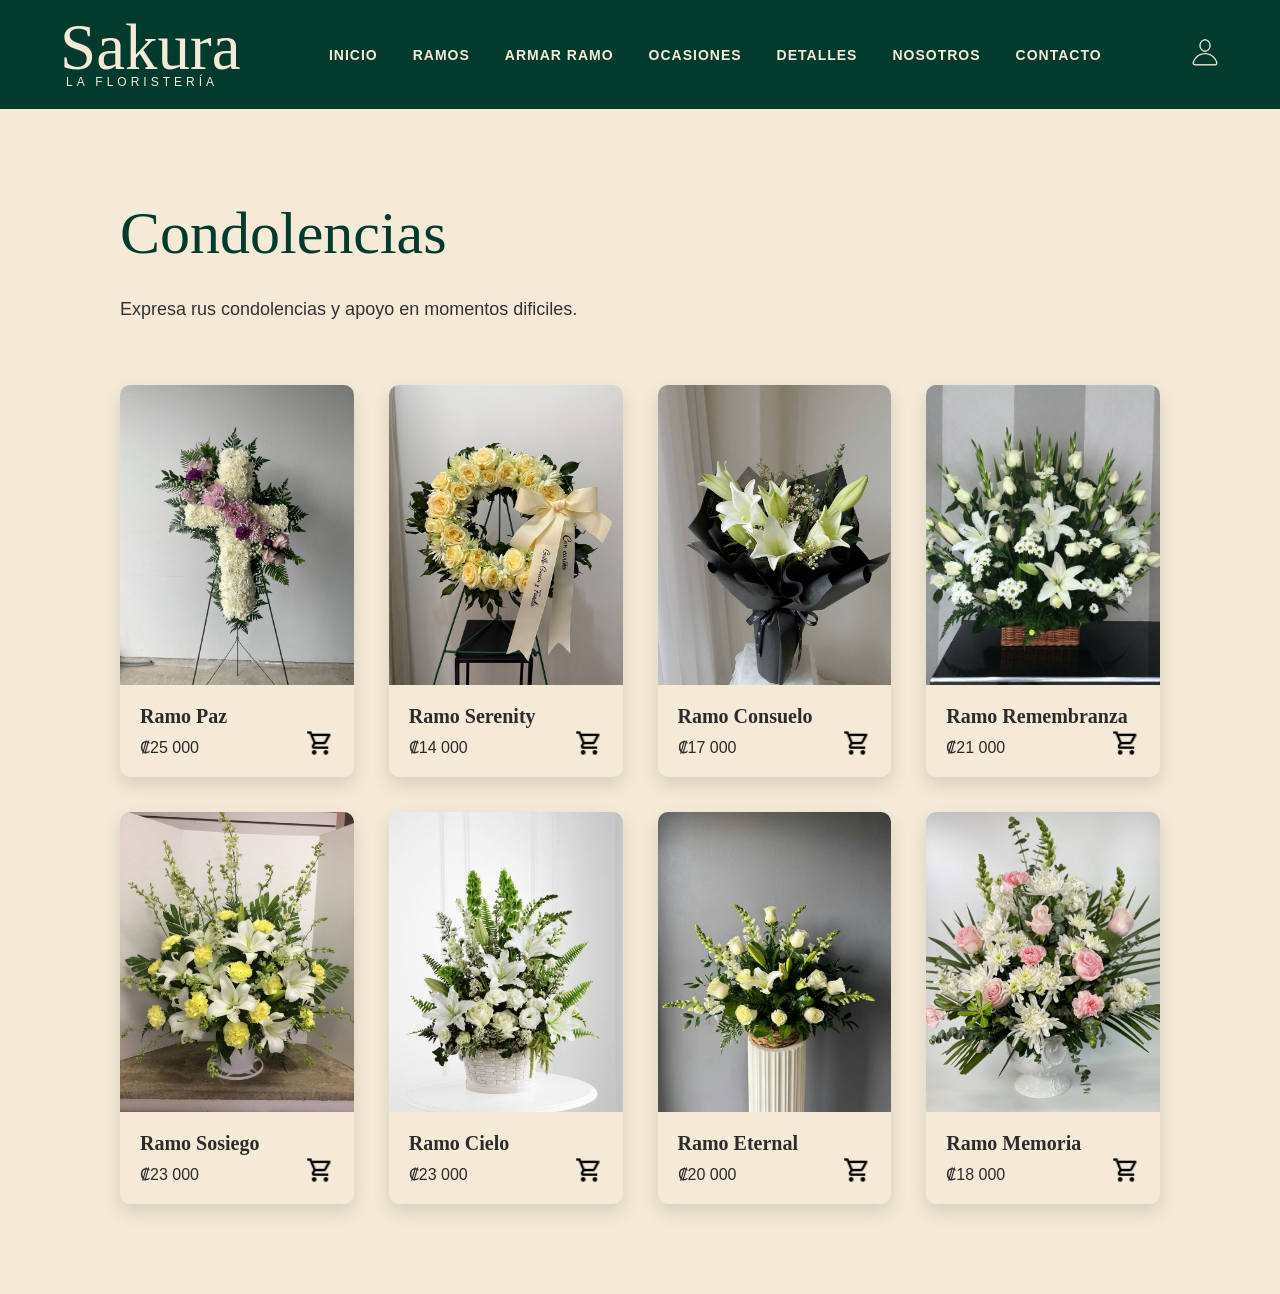
<file: condolencias.html>
<!DOCTYPE html>
<html lang="es">
<head>
    <meta charset="UTF-8">
    <meta name="viewport" content="width=device-width, initial-scale=1.0">
    <link rel="stylesheet" href="css/style.css">
    <link rel="stylesheet" href="css/ramos.css">
    <title>Condolencias|Sakura</title>
</head>
<body>
    
<!-- ===================================================== -->
    <!-- HEADER / BARRA DE NAVEGACIÓN -->
    <!-- ===================================================== -->

    <header class="header">

        <!-- LOGO -->
        <div class="logo">
            <h1>Sakura</h1>
            <p>LA FLORISTERÍA</p>
        </div>

        <!-- Checkbox oculto para abrir/cerrar el menú -->
        <input type="checkbox" id="menu-toggle" class="menu-toggle">

        <!-- Botón hamburguesa -->
        <label for="menu-toggle" class="menu-button">
            <span></span>
            <span></span>
            <span></span>
        </label>

        <!-- MENÚ DE NAVEGACIÓN -->
        <nav class="menu">
            <ul>
                <li><a href="index.html">INICIO</a></li>
                <li><a href="ramos.html">RAMOS</a></li>
                <li><a href="armar_Ramo.html">ARMAR RAMO</a></li>
                <li><a href="ocasiones.html">OCASIONES</a></li>
                <li><a href="detalles.html">DETALLES</a></li>
                <li><a href="#nosotros">NOSOTROS</a></li>
                <li><a href="#contacto">CONTACTO</a></li>
            </ul>
        </nav>

        <!-- ICONOS DEL MENÚ -->
        <div class="iconos">
            <a href="registro.html" class="icono-usuario">
                <img src="assets/images/person.png" alt="Ir al registro">
            </a>
        </div>

    </header>

    <!-- PAGINA RAMOS -->
    <main class="pagina-ramos">

        <section class="encabezado-ramos">

            <h1>Condolencias</h1>

            <p>
            Expresa rus condolencias y apoyo en momentos dificiles.
            </p>


        </section>

        <section class="lista-ramos">

            <!-- RAMO 1 -->
            <div class="tarjeta-ramo">

                <img src="assets/images/co9.jpg" alt="Ramo Paz">

                <div class="info-ramo">
                    <h3>Ramo Paz</h3>
                    <p>₡25 000</p>
                    <button>
                        <img src="assets/images/carrito.png" alt="Agregar al carrito">
                    </button>
                </div>

            </div>

            <!-- RAMO 2 -->
            <div class="tarjeta-ramo">

                <img src="assets/images/co2.jpg" alt="Ramo Serenity">

                <div class="info-ramo">
                    <h3>Ramo Serenity</h3>
                    <p>₡14 000</p>
                    <button>
                        <img src="assets/images/carrito.png" alt="Agregar al carrito">
                    </button>
                </div>

            </div>

            <!-- RAMO 3 -->
            <div class="tarjeta-ramo">

                <img src="assets/images/co3.jpg" alt="Ramo Consuelo">

                <div class="info-ramo">
                    <h3>Ramo Consuelo</h3>
                    <p>₡17 000</p>
                    <button>
                        <img src="assets/images/carrito.png" alt="Agregar al carrito">
                    </button>
                </div>

            </div>

            <!-- RAMO 4 -->
            <div class="tarjeta-ramo">

                <img src="assets/images/co4.jpg" alt="Ramo Remembranza">

                <div class="info-ramo">
                    <h3>Ramo Remembranza</h3>
                    <p>₡21 000</p>
                    <button>
                        <img src="assets/images/carrito.png" alt="Agregar al carrito">
                    </button>
                </div>

            </div>

            <!-- RAMO 5 -->
            <div class="tarjeta-ramo">

                <img src="assets/images/co5.jpg" alt="Ramo Sosiego ">

                <div class="info-ramo">
                    <h3>Ramo Sosiego </h3>
                    <p>₡23 000</p>
                    <button>
                        <img src="assets/images/carrito.png" alt="Agregar al carrito">
                    </button>
                </div>

            </div>

            <!-- RAMO 6 -->
            <div class="tarjeta-ramo">

                <img src="assets/images/co6.jpg" alt="Ramo Cielo">

                <div class="info-ramo">
                    <h3>Ramo Cielo</h3>
                    <p>₡23 000</p>
                    <button>
                        <img src="assets/images/carrito.png" alt="Agregar al carrito">
                    </button>
                </div>

            </div>

            <!-- RAMO 7 -->
            <div class="tarjeta-ramo">

                <img src="assets/images/co7.jpg" alt="Ramo Eternal">

                <div class="info-ramo">
                    <h3>Ramo Eternal</h3>
                    <p>₡20 000</p>
                    <button>
                        <img src="assets/images/carrito.png" alt="Agregar al carrito">
                    </button>
                </div>

            </div>

            <!-- RAMO 8 -->
            <div class="tarjeta-ramo">

                <img src="assets/images/co8.jpg" alt="Ramo Memoria">

                <div class="info-ramo">
                    <h3>Ramo Memoria</h3>
                    <p>₡18 000</p>
                    <button>
                        <img src="assets/images/carrito.png" alt="Agregar al carrito">
                    </button>
                </div>

            </div>

        </section>
        
    </main>
</body>
</html>
</file>
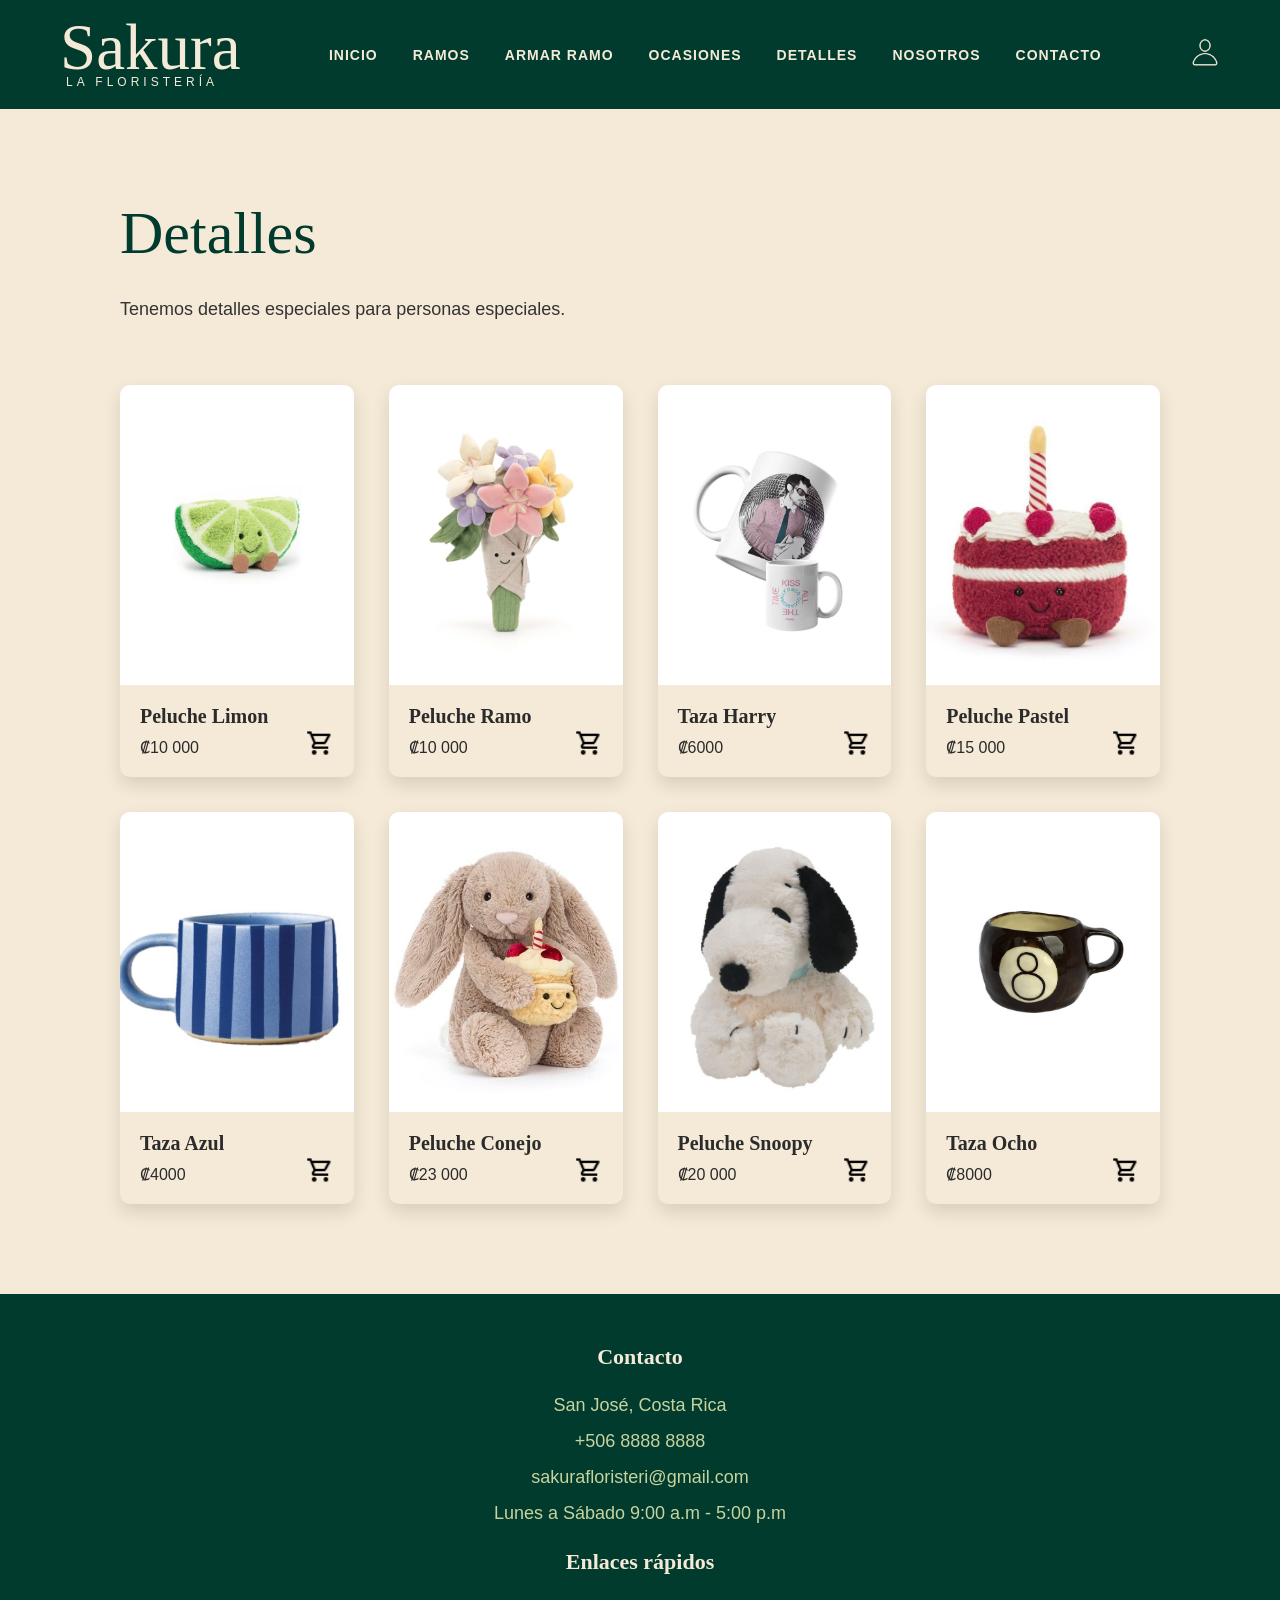
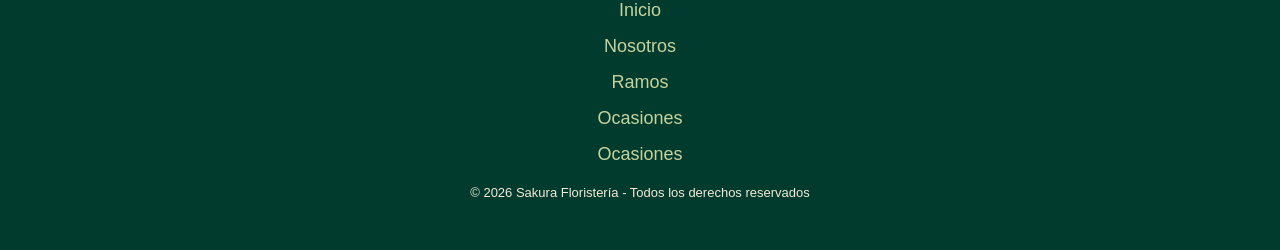
<file: detalles.html>
<!DOCTYPE html>
<html lang="es">

<head>
    <meta charset="UTF-8">
    <meta name="viewport" content="width=device-width, initial-scale=1.0">

    <!-- CONECTA EL CSS -->
    <!-- CONECTA LOS CSS -->
    <link rel="stylesheet" href="css/style.css">
    <link rel="stylesheet" href="css/detalles.css">
    <link rel="stylesheet" href="css/footer.css">

    <title>Detalles | Sakura</title>
</head>

<body>

  <!-- ===================================================== -->
    <!-- HEADER / BARRA DE NAVEGACIÓN -->
    <!-- ===================================================== -->

    <header class="header">

        <!-- LOGO -->
        <div class="logo">
            <h1>Sakura</h1>
            <p>LA FLORISTERÍA</p>
        </div>

        <!-- Checkbox oculto para abrir/cerrar el menú -->
        <input type="checkbox" id="menu-toggle" class="menu-toggle">

        <!-- Botón hamburguesa -->
        <label for="menu-toggle" class="menu-button">
            <span></span>
            <span></span>
            <span></span>
        </label>

        <!-- MENÚ DE NAVEGACIÓN -->
        <nav class="menu">
            <ul>
                <li><a href="index.html">INICIO</a></li>
                <li><a href="ramos.html">RAMOS</a></li>
                <li><a href="armar_Ramo.html">ARMAR RAMO</a></li>
                <li><a href="ocasiones.html">OCASIONES</a></li>
                <li><a href="detalles.html">DETALLES</a></li>
                <li><a href="#nosotros">NOSOTROS</a></li>
                <li><a href="#contacto">CONTACTO</a></li>
            </ul>
        </nav>

        <!-- ICONOS DEL MENÚ -->
        <div class="iconos">
            <a href="registro.html" class="icono-usuario">
                <img src="assets/images/person.png" alt="Ir al registro">
            </a>
        </div>

    </header>

    <!-- PAGINA Detalles -->
    <main class="pagina-detalles">

        <section class="encabezado-detalles">

            <h1>Detalles</h1>

            <p>
                Tenemos detalles especiales para personas especiales.
            </p>

        </section>

        <section class="lista-detalles">

            <!-- PELUCHE LIMON -->
            <div class="tarjeta-detalles">

                <img src="assets/images/limon.jpg" alt="Peluche en forma de limon">

                <div class="info-detalles">
                    <h3>Peluche Limon</h3>
                    <p>₡10 000</p>
                    <button>
                        <img src="assets/images/carrito.png" alt="Agregar al carrito">
                    </button>
                </div>

            </div>

            <!-- PELUCHE RAMO -->
            <div class="tarjeta-detalles">

                <img src="assets/images/flor.jpg" alt="Peluche en forma de Ramo de flores">

                <div class="info-detalles">
                    <h3>Peluche Ramo</h3>
                    <p>₡10 000</p>
                    <button>
                        <img src="assets/images/carrito.png" alt="Agregar al carrito">
                    </button>
                </div>

            </div>

            <!-- HARRY STYLES-->
            <div class="tarjeta-detalles">

                <img src="assets/images/harry.jpg" alt="Taza de Harry Styles">

                <div class="info-detalles">
                    <h3>Taza Harry</h3>
                    <p>₡6000</p>
                    <button>
                        <img src="assets/images/carrito.png" alt="Agregar al carrito">
                    </button>
                </div>

            </div>

            <!-- PELUCHE PASTEL-->
            <div class="tarjeta-detalles">

                <img src="assets/images/pastel.jpg" alt="Peluche de pastel">

                <div class="info-detalles">
                    <h3>Peluche Pastel</h3>
                    <p>₡15 000</p>
                    <button>
                        <img src="assets/images/carrito.png" alt="Agregar al carrito">
                    </button>
                </div>

            </div>

            <!-- TAZA AZUL-->
            <div class="tarjeta-detalles">

                <img src="assets/images/taza azul.jpg" alt="Taza azul">

                <div class="info-detalles">
                    <h3>Taza Azul</h3>
                    <p>₡4000</p>
                    <button>
                        <img src="assets/images/carrito.png" alt="Agregar al carrito">
                    </button>
                </div>

            </div>

            <!-- PELUCHE CONEJO -->
            <div class="tarjeta-detalles">

                <img src="assets/images/conejopastel.jpg" alt="Peluche de conejo con un pastel">

                <div class="info-detalles">
                    <h3>Peluche Conejo</h3>
                    <p>₡23 000</p>
                    <button>
                        <img src="assets/images/carrito.png" alt="Agregar al carrito">
                    </button>
                </div>

            </div>

            <!-- PELUCHE SNOOPY-->
            <div class="tarjeta-detalles">

                <img src="assets/images/snoopy.jpg" alt="Peluche de Snoopy">

                <div class="info-detalles">
                    <h3>Peluche Snoopy</h3>
                    <p>₡20 000</p>
                    <button>
                        <img src="assets/images/carrito.png" alt="Agregar al carrito">
                    </button>
                </div>

            </div>

            <!-- TAZA 8-->
            <div class="tarjeta-detalles">

                <img src="assets/images/8.jpg" alt="Taza con un 8 en el centro">

                <div class="info-detalles">
                    <h3>Taza Ocho</h3>
                    <p>₡8000</p>
                    <button>
                        <img src="assets/images/carrito.png" alt="Agregar al carrito">
                    </button>
                </div>

            </div>

        </section>

    </main>

    <!-- ===================================================== -->
    <!-- FOOTER -->
    <!-- ===================================================== -->

    <footer class="footer">

        <!-- ===================================================== -->
        <!-- INFORMACIÓN DE CONTACTO -->
        <!-- ===================================================== -->
        <div id="contacto" class="footer-contacto">

            <h3>Contacto</h3>

            <p>San José, Costa Rica</p>
            <p>+506 8888 8888</p>
            <p>sakurafloristeri@gmail.com</p>
            <p>Lunes a Sábado 9:00 a.m - 5:00 p.m</p>
        </div>

        <!-- ENLACES -->
        <div class="footer-links">

            <h3>Enlaces rápidos</h3>
            <a href="index.html">Inicio</a>
            <a href="index.html#nosotros">Nosotros</a>
            <a href="ramos.html">Ramos</a>
            <a href="ocasiones.html">Ocasiones</a>
            <a href="armar_Ramo.html">Ocasiones</a>
        </div>


        <!-- COPYRIGHT -->
        <p class="copy">
            © 2026 Sakura Floristería - Todos los derechos reservados
        </p>
    </footer>


</body>

</html>
</file>
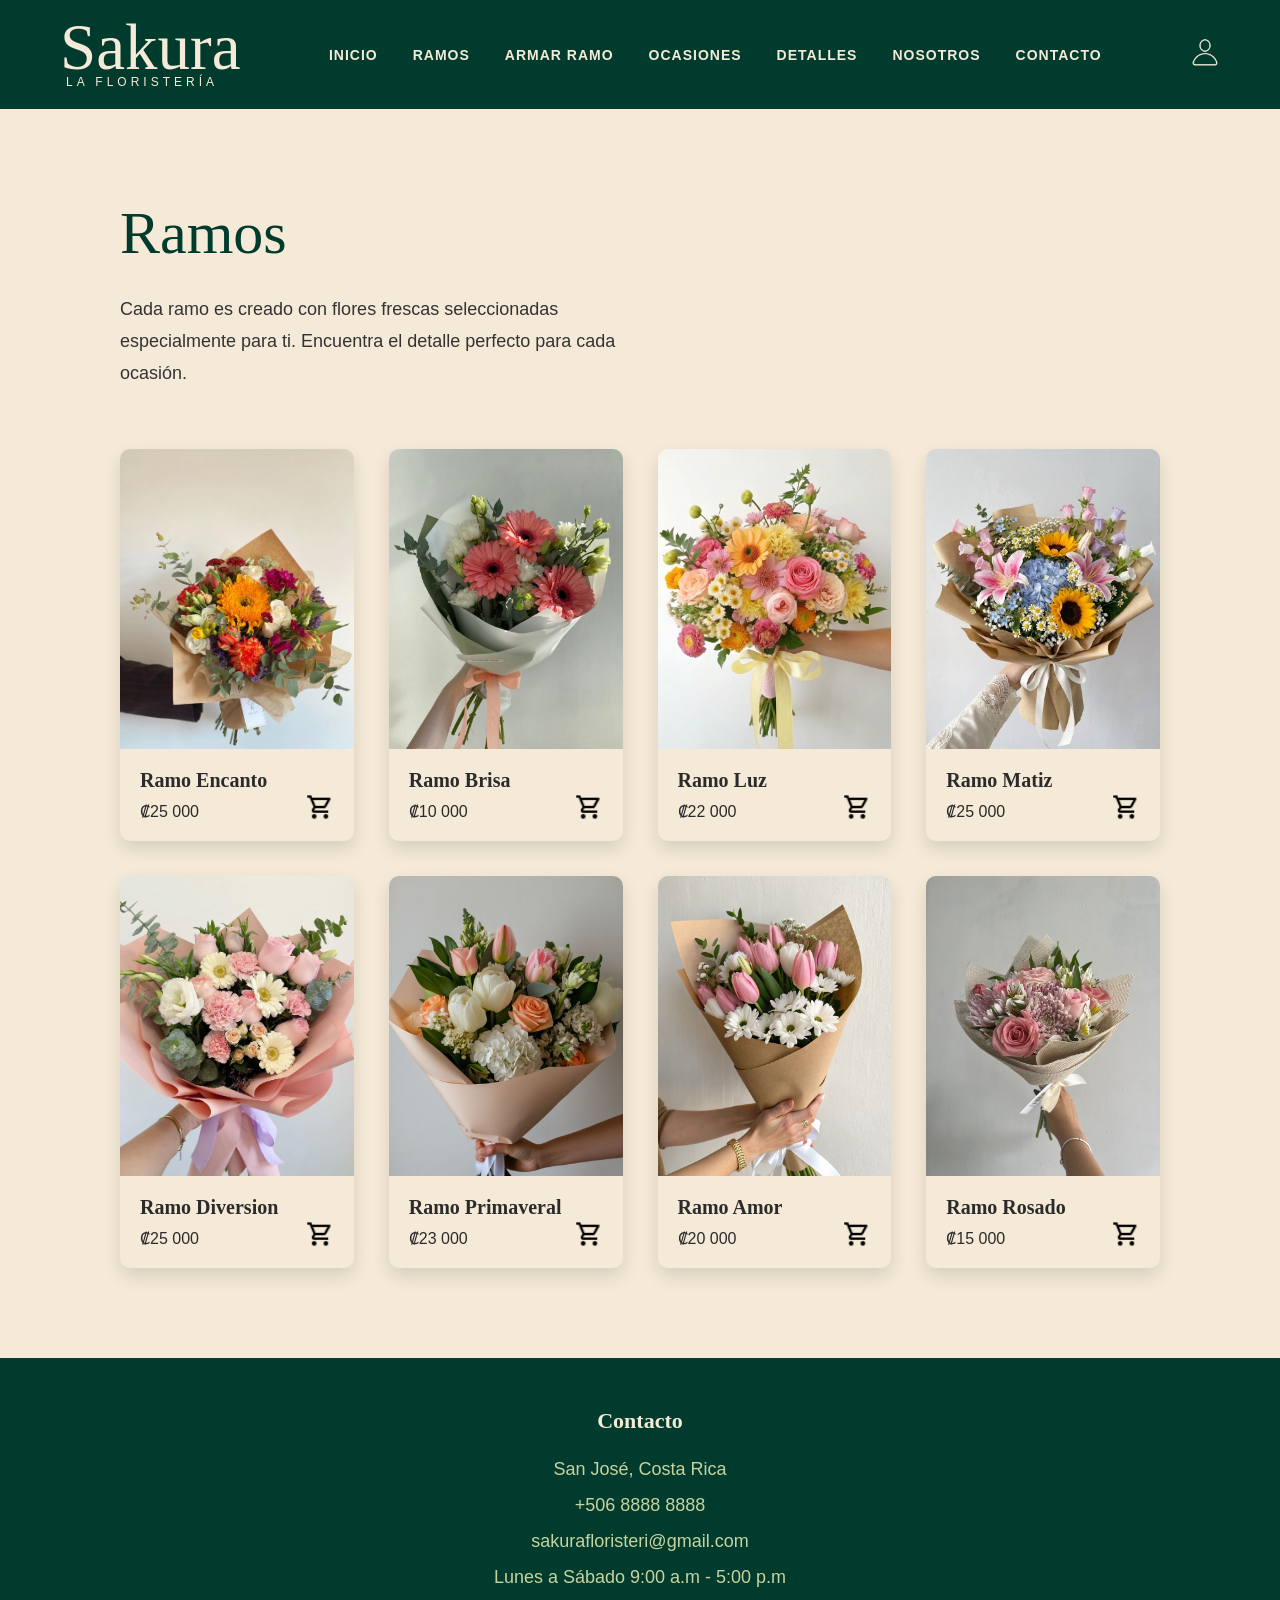
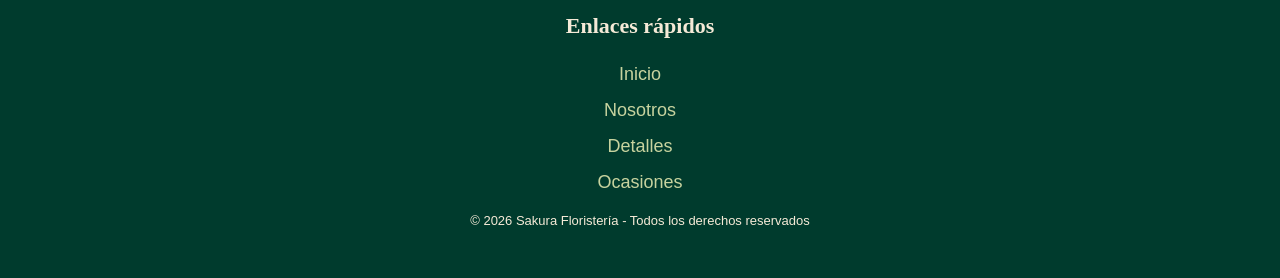
<file: ramos.html>
<!DOCTYPE html>
<html lang="en">

<head>
    <meta charset="UTF-8">
    <meta name="viewport" content="width=device-width, initial-scale=1.0">

    <!-- CONECTA EL CSS -->
    <!-- CONECTA LOS CSS -->
    <link rel="stylesheet" href="css/style.css">
    <link rel="stylesheet" href="css/ramos.css">
    <link rel="stylesheet" href="css/footer.css">

    <title>Ramos | Sakura</title>
</head>

<body>

    <!-- ===================================================== -->
    <!-- HEADER / BARRA DE NAVEGACIÓN -->
    <!-- ===================================================== -->

    <header class="header">

        <!-- LOGO -->
        <div class="logo">
            <h1>Sakura</h1>
            <p>LA FLORISTERÍA</p>
        </div>

        <!-- Checkbox oculto para abrir/cerrar el menú -->
        <input type="checkbox" id="menu-toggle" class="menu-toggle">

        <!-- Botón hamburguesa -->
        <label for="menu-toggle" class="menu-button">
            <span></span>
            <span></span>
            <span></span>
        </label>

        <!-- MENÚ DE NAVEGACIÓN -->
        <nav class="menu">
            <ul>
                <li><a href="index.html">INICIO</a></li>
                <li><a href="ramos.html">RAMOS</a></li>
                <li><a href="armar_Ramo.html">ARMAR RAMO</a></li>
                <li><a href="ocasiones.html">OCASIONES</a></li>
                <li><a href="detalles.html">DETALLES</a></li>
                <li><a href="#nosotros">NOSOTROS</a></li>
                <li><a href="#contacto">CONTACTO</a></li>
            </ul>
        </nav>

        <!-- ICONOS DEL MENÚ -->
        <div class="iconos">
            <a href="registro.html" class="icono-usuario">
                <img src="assets/images/person.png" alt="Ir al registro">
            </a>
        </div>

    </header>

    <!-- PAGINA RAMOS -->
    <main class="pagina-ramos">

        <section class="encabezado-ramos">

            <h1>Ramos</h1>

            <p>
                Cada ramo es creado con flores frescas seleccionadas especialmente para ti.
                Encuentra el detalle perfecto para cada ocasión.
            </p>


        </section>

        <section class="lista-ramos">

            <!-- RAMO 1 -->
            <div class="tarjeta-ramo">

                <img src="assets/images/ramo01.jpg" alt="Ramo Encanto">

                <div class="info-ramo">
                    <h3>Ramo Encanto</h3>
                    <p>₡25 000</p>
                    <button>
                        <img src="assets/images/carrito.png" alt="Agregar al carrito">
                    </button>
                </div>

            </div>

            <!-- RAMO 2 -->
            <div class="tarjeta-ramo">

                <img src="assets/images/ramo02.jpg" alt="Ramo Primavera">

                <div class="info-ramo">
                    <h3>Ramo Brisa</h3>
                    <p>₡10 000</p>
                    <button>
                        <img src="assets/images/carrito.png" alt="Agregar al carrito">
                    </button>
                </div>

            </div>

            <!-- RAMO 3 -->
            <div class="tarjeta-ramo">

                <img src="assets/images/ramo03.jpg" alt="Ramo Pureza">

                <div class="info-ramo">
                    <h3>Ramo Luz</h3>
                    <p>₡22 000</p>
                    <button>
                        <img src="assets/images/carrito.png" alt="Agregar al carrito">
                    </button>
                </div>

            </div>

            <!-- RAMO 4 -->
            <div class="tarjeta-ramo">

                <img src="assets/images/ramo04.jpg" alt="Ramo Romance">

                <div class="info-ramo">
                    <h3>Ramo Matiz</h3>
                    <p>₡25 000</p>
                    <button>
                        <img src="assets/images/carrito.png" alt="Agregar al carrito">
                    </button>
                </div>

            </div>

            <!-- RAMO 5 -->
            <div class="tarjeta-ramo">

                <img src="assets/images/ramo05.jpg" alt="Ramo Diversion">

                <div class="info-ramo">
                    <h3>Ramo Diversion</h3>
                    <p>₡25 000</p>
                    <button>
                        <img src="assets/images/carrito.png" alt="Agregar al carrito">
                    </button>
                </div>

            </div>

            <!-- RAMO 6 -->
            <div class="tarjeta-ramo">

                <img src="assets/images/ramo06.jpg" alt="Ramo Primaveral">

                <div class="info-ramo">
                    <h3>Ramo Primaveral</h3>
                    <p>₡23 000</p>
                    <button>
                        <img src="assets/images/carrito.png" alt="Agregar al carrito">
                    </button>
                </div>

            </div>

            <!-- RAMO 7 -->
            <div class="tarjeta-ramo">

                <img src="assets/images/ramo07.jpg" alt="Ramo Amor">

                <div class="info-ramo">
                    <h3>Ramo Amor</h3>
                    <p>₡20 000</p>
                    <button>
                        <img src="assets/images/carrito.png" alt="Agregar al carrito">
                    </button>
                </div>

            </div>

            <!-- RAMO 8 -->
            <div class="tarjeta-ramo">

                <img src="assets/images/ramo08.jpg" alt="Ramo Encanto">

                <div class="info-ramo">
                    <h3>Ramo Rosado</h3>
                    <p>₡15 000</p>
                    <button>
                        <img src="assets/images/carrito.png" alt="Agregar al carrito">
                    </button>
                </div>

            </div>

        </section>

    </main>
    <!-- ===================================================== -->
    <!-- FOOTER -->
    <!-- ===================================================== -->

    <footer class="footer">

        <!-- ===================================================== -->
        <!-- INFORMACIÓN DE CONTACTO -->
        <!-- ===================================================== -->
        <div id="contacto" class="footer-contacto">

            <h3>Contacto</h3>

            <p>San José, Costa Rica</p>
            <p>+506 8888 8888</p>
            <p>sakurafloristeri@gmail.com</p>
            <p>Lunes a Sábado 9:00 a.m - 5:00 p.m</p>
        </div>

        <!-- ENLACES -->
        <div class="footer-links">

            <h3>Enlaces rápidos</h3>
            <a href="index.html">Inicio</a>
            <a href="index.html#nosotros">Nosotros</a>
            <a href="detalles.html">Detalles</a>
            <a href="ocasiones.html">Ocasiones</a>
        </div>


        <!-- COPYRIGHT -->
        <p class="copy">
            © 2026 Sakura Floristería - Todos los derechos reservados
        </p>
    </footer>


</body>

</html>
</file>
<file: css/style.css>
/*=============
Pagina PRINCIPAL
===============*/


/*=============
Reset 
===============*/
/*Quita los espacios que el navegador pone por defecto = *{  */
* {
    /* margin: 0; y padding: 0; = "Quiten TODOS los espacios automáticos"-->
    /* espacio entre un elemento y otros elementos(por fuera) */
    margin: 0;
    /* Es el espacio entre el contenido y el borde(por dentro) */
    padding: 0;
    /* Hace que el padding y el borde no aumenten el tamaño total del elemento */
    box-sizing: border-box;
}

/*=============
Body
===============*/
body {
    /* Define el tipo de letra principal de toda la página */
    font-family: Arial, Helvetica, sans-serif;
    /* Define el color de fondo de la página */
    background-color: #f5ead7;
}

/*=============
Header/ ES la barra principal de mi pagina osea la que esta arriba con todo
===============*/
.header {
    /*Hace que el header ocupe todo el ancho de la pantalla*/
    width: 100%;
    /*Cambia el color de fondo del header (verde oscuro)*/
    background-color: #003b2d;
    /* Flexbox sirve para acomodar el logo,el menú y iconos */
    display: flex;
    /* Separa el logo y el menu (Separa los elementos horizontalmente) */
    justify-content: space-between;
    /* Centra las cosas verticalmente,osea que todo quede alineado bonito en la misma altura */
    align-items: center;
    /* Es el espacio entre el contenido y el borde*/
    padding: 20px 60px;
}

/*=============
Logo
===============*/

/*<div class="logo">
    <h1>Sakura</h1>
</div>*/
.logo h1 {
    /*color de las letras del tituolo sakura */
    color: #f5ead7;
    /*tamano de la letra*/
    font-size: 65px;
    /*tipo de letra*/
    font-family: Georgia, serif;
    /*quita la negrita porquelos h1 normalmente vienen en bold automáticamente.*/
    font-weight: normal;
    /*Controla el espacio vertical entre líneas es este caso entre 
    <h1>
    Sakura
    Floristería
    </h1>*/
    line-height: 55px;
}

/*<p>LA FLORISTERÍA</p>*/
.logo p {
    /*color de letra*/
    color: #f5ead7;
    /*Cambia tamano de la letra*/
    font-size: 12px;
    /*Separa las letras entre sí. Ejm:F L O R I S T E R I A*/
    letter-spacing: 4px;
    /*Mueve el texto un poquito hacia la derecha*/
    margin-left: 6px;
}

/*=============
Menu de navegación
===============*/

/*<nav class="menu">
    <ul>*/
.menu ul {
    /* Hace que las opciones del menú salgan en fila. EJM: INICIO   RAMOS   OCASIONES   NOSOTROS*/
    display: flex;
    /*Quita los puntitos automáticos de la lista*/
    list-style: none;
    /*Agrega separación entre cada opción del menú. */
    gap: 35px;
}

/*=============
Cambia color al pasar el mouse
===============*/

/*<a href="index.html">INICIO</a>*/
.menu a {
    color: #f5ead7;
    /*Quita la línea automática de los enlaces*/
    text-decoration: none;
    /*Cambio el tamano de la letra*/
    font-size: 14px;
    /*Pone el texto en negrita*/
    font-weight: bold;
    /*Separa un poquito las letras*/
    letter-spacing: 1px;
    /*Hace que los cambios sean suaves*/
    transition: 0.3s;
}

.menu a:hover {
    /*Cambia el color del texto cuando pasan el mouse (beige a verde)*/
    color: #c7d39f;
    /*Agrega una línea debajo del texto*/
    border-bottom: 2px
        /*grosor de la línea*/
        solid
        /*tipo de línea sólida*/
        #c7d39f
        /*color de la línea*/
    ;
    /*Agrega espacio abajo del texto*/
    padding-bottom: 5px;
}

/*=============
Confi de los iconos de la barra
===============*/

/*<div class="iconos">*/
.iconos {
    /*Hace que los iconos salgan en fila horizontal*/
    display: flex;
    /*Centra los iconos verticalmente.   Sirve para que:todos queden alineados a la misma altura,y no uno más arriba que otro.*/
    align-items: center;
    /*Agrega espacio entre cada icono*/
    gap: 20px;
}

.iconos button {
    /*Quita el fondo automático del botón,si no lo pnemos sale el boton gris y feo*/
    background: none;
    /*Quita el borde automático del botón*/
    border: none;
    /*Cambia el cursor cuando pasas el mouse ,osea sale la manita*/
    cursor: pointer;
    /*Hace suaves las animaciones*/
    transition: 0.3s;
}

.iconos button:hover {
    transform
    /*sirve para transformar o mover elementos*/
    : scale(1.1);
    /*scale es para q se hagan mas grande y 1 = tamaño normal y el 1.1 = 10% más grande*/
}

.iconos img {
    /*Define el ancho de las imágenes*/
    width: 30px;
}

/*=============
Confi de la imagen del arbol de cerezos
===============*/

/*<section class="cerezos">*/
.cerezos {
    /*Hace que la sección ocupe todo el ancho de la pantalla*/
    width: 100%;
    /*Define la altura de la sección.*/
    height: 650px;
    /* los .. son un "sube una carpeta"*/
    background-image: url("../assets/images/cerezos.png");
    /*Hace que la imagen cubra toda la sección*/
    background-size: cover;
    /*Centra la imagen*/
    background-position: center;
    /*Para que no se repita la imagen*/
    background-repeat: no-repeat;
}

/*<div class="contenido-cerezos">    lo que esta encima de la imagen*/
.contenido-cerezos {
    /*Agrega espacio interno ARRIBA.Eso baja el contenido*/
    padding-top: 120px;
    /*Agrega espacio interno a la izquierda,osea que mueve las cosas a la derecha*/
    padding-left: 80px;
    /*Cambia el color del texto.*/
    color: #f5ead7;
}

/*<h1>Flores que<br>cuentan historias</h1>*/
.contenido-cerezos h1 {
    /*Cambia el tamaño del texto,esta grande */
    font-size: 70px;
    /*Cambio de letra*/
    font-family: Georgia, serif;
    /*Controla el espacio entre líneas*/
    line-height: 75px;
    /*Agrega espacio DEBAJO del título*/
    margin-bottom: 30px;
}

/*<p>
    En Sakura, cada flor es elegida...
</p>*/
.contenido-cerezos p {
    /*Cambia el tamaño de la letra.*/
    font-size: 20px;
    /*Controla el espacio entre líneas del párrafo*/
    line-height: 40px;
    /*Agrega espacio debajo del párrafo,en este caso es el espacio enre el parrafo y los botones de ver ramos y sobre nosotros */
    margin-bottom: 40px;
    /*Define el ancho del párrafo.*/
    width: 600px;
}

/*=============
Confi de los botones en la imagen principal
===============*/

/*<div class="botones">*/
.botones {
    /*Hace que los botones salgan en fila horizontal*/
    display: flex;
    /*Agrega espacio entre ambos botones*/
    gap: 20px;
}

/*<a href="#" class="btn btn-ver"> y <a href="#" class="btn btn-nosotros">*/
.btn {
    /*Quita la línea automática de los enlaces*/
    text-decoration: none;
    /*Agrega espacio INTERNO al botón*/
    padding: 14px
        /*arriba y abajo*/
        30px
        /*izquierda y derecha*/
    ;
    /*Redondea las esquinas del botón*/
    border-radius: 8px;
    /*Cambia el tamaño de la letra del botón*/
    font-size: 16px;
    /*Pone el texto en negrita*/
    font-weight: bold;
}

/*<a href="#" class="btn btn-ver">
    VER RAMOS
</a>     osea boton ver*/
.btn-ver {
    /*Cambia el color de fondo del botón*/
    background-color: #b7bf8f;
    /*Cambia el color del texto*/
    color: white;
}

/*<a href="#" class="btn btn-nosotros">
    SOBRE NOSOTROS
</a>       osea boton nosotros*/
.btn-nosotros {
    /*Agrega un borde alrededor del botón*/
    border: 2px
        /*grosor del borde*/
        solid
        /*tipo de línea sólida*/
        #f5ead7
        /*color del borde*/
    ;
    /*Cambia el color del texto del botón*/
    color: #f5ead7;
}

/*estilos que van a heredar todos los elementos de las paginas*/

/*===================
colecciones,titulo
====================*/

/*Esto es lo de los cuadros con las imagenes y colores*/
.colecciones {
    /* Agrega espacio INTERNO a la sección*/
    padding: 20px
        /*arriba*/
        60px
        /*lados*/
        80px
        /*abajo*/
    ;

}

/*<div class="titulo-seccion">
    <h2>Descubre nuestras colecciones</h2>
</div>*/
.titulo-seccion {
    /*Centra el texto horizontalmente,hace que quede en el centro de la pagina*/
    text-align: center;
    /*Agrega espacio POR FUERA debajo del título*/
    margin-bottom: 50px;
}

.titulo-seccion h2 {
    font-family: Georgia, serif;
    font-size: 38px;
    font-weight: normal;
    /*sin negrita*/
    color: #1a1a1a;
    margin-bottom: 15px;

}

.tarjeta-coleccion {
    width: 280px;
    border-radius: 12px;
    overflow: hidden;
    cursor: pointer;
    transition: 0.3s;
    text-decoration: none;
    color: inherit;
}

/*================
cada tarjeta individual
======================*/

.contenedor-colecciones {
    display: flex;
    gap: 20px;
    justify-content: center;
    flex-wrap: wrap;
}

/*==================
foto de cada tarjeta
*/
.tarjeta-coleccion img {
    width: 100%;
    height: 200px;
    object-fit: cover;
    /*para que las imagenes se ajusten al tamaño sin deformarse*/
    display: block;
    /*elimina el espacio debajo de las imagenes*/

}

/* Parte inferior de la tarjeta con nombre y enlace */
.tarjeta-info {
    padding: 20px;
    transition: 0.3s;
}

.tarjeta-coleccion:hover .tarjeta-info {
    transform: translateY(-10px);
}

.tarjeta-info h3 {
    font-family: Georgia, serif;
    font-size: 22px;
    font-weight: normal;
    margin-bottom: 6px;
}

.tarjeta-info p {
    font-size: 12px;
    font-weight: bold;
    letter-spacing: 1.5px;
}

/*color de fondo de cada tarjeta*/
.tarjeta-rosa {
    background-color: #c97070;
    color: #f5ead7;
}

.tarjeta-crema {
    background-color: #e7d1a7f8;
    color: #3a3a3a;
}

.tarjeta-beige {
    background-color: #e8d9b0;
    color: #3a3a3a;
}

.tarjeta-verde {
    background-color: #003b2d;
    color: #f5ead7;
}
/*=============
ICONO DEL CARRITO
===============*/

.icono-carrito {
    display: flex;
    align-items: center;
    cursor: pointer;
}

.icono-carrito img {
    width: 30px;
}

.icono-carrito:hover {
    transform: scale(1.1);
}
/* =====================================================
HACE QUE SE OCULTE Y MIENTRE LA HAMBURGUESA
===================================================== */
.menu-toggle {
    display: none;
}

.menu-button {
    display: none;
    width: 38px;
    height: 32px;
    cursor: pointer;
}

.menu-button span {
    display: block;
    height: 4px;
    margin-bottom: 6px;
    background-color: #f5ead7;
    border-radius: 4px;
}
/* =====================================================
HAMBURGUESA
===================================================== */
@media (max-width: 700px) {

    .header {
        position: relative;
        padding: 20px;
    }

    .logo h1 {
        font-size: 45px;
        line-height: 42px;
    }

    .logo p {
        font-size: 10px;
    }

    .menu-button {
        display: block;
    }

    .menu {
        display: none;
        position: absolute;
        top: 95px;
        left: 0;
        width: 100%;
        background-color: #003b2d;
        padding: 15px;
        z-index: 999;
    }

    .menu-toggle:checked ~ .menu {
        display: block;
    }

    .menu ul {
        flex-direction: column;
        align-items: center;
        gap: 15px;
    }

    .iconos {
        display: flex;
    }

    .cerezos {
        height: auto;
    }

    .contenido-cerezos {
        padding: 80px 25px;
    }

    .contenido-cerezos h1 {
        font-size: 48px;
        line-height: 55px;
    }

    .contenido-cerezos p {
        width: 100%;
        font-size: 20px;
        line-height: 34px;
    }

    .botones {
        flex-direction: column;
        align-items: flex-start;
        margin-top: 25px;
        margin-bottom: 80px;
    }

    .tarjeta-coleccion {
        width: 90%;
    }

    .nosotros {
        flex-direction: column;
        text-align: center;
    }

    .texto-nosotros {
        width: 100%;
    }

    .imagen-nosotros img {
        width: 100%;
        height: auto;
    }
}
/* =========================
TABLET
========================= */
@media (max-width: 900px) {

    .header {
        padding: 20px 30px;
    }

    .menu ul {
        gap: 20px;
    }

    .contenido-cerezos h1 {
        font-size: 55px;
    }
}
/* =========================
CELULAR
========================= */
@media (max-width: 700px) {

    .menu-button {
        display: block;
    }

    .menu {
        display: none;
        position: absolute;
        top: 95px;
        left: 0;
        width: 100%;
        background-color: #003b2d;
        padding: 15px;
    }

    .menu-toggle:checked ~ .menu {
        display: block;
    }

    .menu ul {
        flex-direction: column;
        align-items: center;
        gap: 15px;
    }

    .contenido-cerezos h1 {
        font-size: 48px;
    }

    .contenido-cerezos p {
        width: 100%;
    }

    .nosotros {
        flex-direction: column;
    }
}
/* =========================
CELULAR PEQUEÑO
========================= */
@media (max-width: 420px) {

    .logo h1 {
        font-size: 35px;
    }

    .contenido-cerezos h1 {
        font-size: 36px;
        line-height: 42px;
    }

    .btn {
        width: 100%;
        text-align: center;
    }
}
</file>
<file: css/footer.css>
/*=============
FOOTER
===============*/
.footer {
    background-color: #003b2d;
    padding: 50px 20px;
    text-align: center;
}

/* Contenedor de enlaces y contacto */
.footer-contenido {
    display: flex;
    justify-content: center;
    gap: 160px;
    /*este margin esta separando el copiryth y los enclaces*/
    margin-bottom: 30px;
}
.footer-contacto {
    margin-bottom: 25px;
}

/* Enlaces rápidos y contacto */
.footer-links,
.footer-contacto {
    display: flex;
    flex-direction: column;
    align-items: center;
    gap: 15px;
}

.footer-links h3,
.footer-contacto h3 {
    color: #f5ead7;
    font-size: 22px;
    margin-bottom: 10px;
    font-family: Georgia, serif;
}

.footer-links a,
.footer-contacto p {
    color: #c7d39f;
    text-decoration: none;
    font-size: 18px;
}

.footer-links a:hover {
    color: white;
}
/*=============
TEXTO FINAL con el c de marca registrada
===============*/
.copy {
    color: #f5ead7;
    font-size: 13px;
    margin-top: 20px;
}
</file>
<file: css/nosotros.css>
/*=============
Pagina NOSOTROS
===============*/

.nosotros {
    background-color: #a7b178;
    display: flex;
    align-items: center;
    justify-content: space-between;
    gap: 80px;
    padding: 70px 80px;
}

.texto-nosotros {
    width: 350px;
    color: #003b2d;
}

.texto-nosotros .subtitulo {
    font-size: 11px;
    font-weight: bold;
    letter-spacing: 2px;
    margin-bottom: 15px;
}

.texto-nosotros h2 {
    font-family: Georgia, serif;
    font-size: 34px;
    font-weight: normal;
    margin-bottom: 20px;
}

.texto-nosotros p {
    font-size: 14px;
    line-height: 26px;
}

.imagen-nosotros img {
    width: 470px;
    height: 220px;
    object-fit: cover;
    border-radius: 6px;
}
</file>
<file: css/ramos.css>
/*=============
PÁGINA RAMOS
===============*/

.pagina-ramos {
    padding: 90px 120px;
    background-color: #f5ead7;
}

.encabezado-ramos {
    margin-bottom: 60px;
}

.encabezado-ramos h1 {
    font-family: Georgia, serif;
    font-size: 60px;
    font-weight: normal;
    color: #003b2d;
    margin-bottom: 25px;
}

.encabezado-ramos p {
    width: 500px;
    font-size: 18px;
    line-height: 32px;
    color: #333;
}

/* Grid de ramos en computadora */
.lista-ramos {
    display: grid;
    grid-template-columns: repeat(4, 1fr);
    gap: 35px;
}

/* Tarjeta individual */
.tarjeta-ramo {
    background-color: #f5ead7;
    border-radius: 10px;
    overflow: hidden;
    box-shadow: 0 8px 18px rgba(0, 0, 0, 0.12);
}

.tarjeta-ramo img {
    width: 100%;
    height: 300px;
    object-fit: cover;
    display: block;
}

.info-ramo {
    padding: 20px;
    position: relative;
}

.info-ramo h3 {
    font-family: Georgia, serif;
    font-size: 20px;
    color: #2b2b2b;
    margin-bottom: 10px;
}

.info-ramo p {
    font-size: 16px;
    color: #2b2b2b;
}

/* Botón del carrito dentro de la tarjeta */
.info-ramo button {
    position: absolute;
    right: 20px;
    bottom: 20px;
    background: none;
    border: none;
    cursor: pointer;
    transition: 0.3s;
}

.info-ramo button img {
    width: 28px;
    height: 28px;
}

.info-ramo button img:hover {
    transform: scale(1.2);
}

/* =========================
MEDIA QUERY TABLET
========================= */

@media (max-width: 900px) {

    /* Reduce el espacio de los lados */
    .pagina-ramos {
        padding: 70px 50px;
    }

    /* En tablet pasa de 4 columnas a 2 columnas */
    .lista-ramos {
        grid-template-columns: repeat(2, 1fr);
    }

    /* El texto puede ocupar todo el ancho */
    .encabezado-ramos p {
        width: 100%;
    }
}

/* =========================
MEDIA QUERY MÓVIL
========================= */

@media (max-width: 700px) {

    /* Reduce más el espacio en celular */
    .pagina-ramos {
        padding: 50px 25px;
    }

    /* Centra el encabezado */
    .encabezado-ramos {
        text-align: center;
        margin-bottom: 40px;
    }

    .encabezado-ramos h1 {
        font-size: 48px;
    }

    .encabezado-ramos p {
        width: 100%;
        font-size: 16px;
        line-height: 28px;
    }

    /* Si tienes filtros, se acomodan en el centro */
    .filtros {
        justify-content: center;
        gap: 10px;
    }

    .filtros button {
        width: 100%;
        max-width: 280px;
    }

    /* En celular los ramos salen uno debajo del otro */
    .lista-ramos {
        grid-template-columns: 1fr;
        gap: 30px;
    }

    .tarjeta-ramo {
        width: 100%;
    }

    .tarjeta-ramo img {
        height: 280px;
    }

    .info-ramo h3 {
        font-size: 22px;
    }

    .info-ramo p {
        font-size: 18px;
    }
}

/* =========================
MEDIA QUERY MÓVIL PEQUEÑO
========================= */

@media (max-width: 420px) {

    .pagina-ramos {
        padding: 40px 18px;
    }

    .encabezado-ramos h1 {
        font-size: 38px;
    }

    .tarjeta-ramo img {
        height: 240px;
    }
}
</file>
<file: css/armar_Ramo.css>
/*=====================================================
PÁGINA ARMAR RAMO
=====================================================*/
/* Este bloque corresponde a toda la página Armar Ramo.
Se refleja como el fondo general y el espaciado principal
de toda la sección. */

.armar-ramo {

    /* Color beige claro de fondo de toda la página */
    background-color: #f5ead7;

    /* Espacio interno alrededor de todo el contenido */
    padding: 40px 60px;

    /* Fuente principal utilizada en la página */
    font-family: Arial, sans-serif;
}


/*=====================================================
TÍTULO PRINCIPAL DE LA PÁGINA
=====================================================*/
/* Este bloque se refleja en la parte superior de la página,
donde aparece el título "Armar ramo". */

.titulo-armar {

    /* Centra horizontalmente el título y el texto */
    text-align: center;

    /* Agrega espacio debajo del título */
    margin-bottom: 40px;
}

.titulo-armar h2 {

    /* Color del título principal */
    color: #7f4f55;

    /* Tamaño del texto */
    font-size: 42px;

    /* Espacio debajo del título */
    margin-bottom: 10px;
}

.titulo-armar p {

    /* Color del texto descriptivo */
    color: #5f5f5f;

    /* Tamaño del texto */
    font-size: 16px;
}


/*=====================================================
CONTENEDOR PRINCIPAL
=====================================================*/
/* Este bloque divide la página en dos partes:
flores a la izquierda y resumen a la derecha. */

.contenedor-armar {

    /* Coloca los elementos uno al lado del otro */
    display: flex;

    /* Espacio entre ambas columnas */
    gap: 30px;

    /* Alinea ambos bloques desde arriba */
    align-items: flex-start;
}


/*=====================================================
LADO IZQUIERDO
=====================================================*/
/* Este bloque corresponde a toda la zona donde aparecen
flores, filtros, extras e información de entrega. */

.zona-productos {

    /* Ocupa el 70% del ancho total */
    width: 70%;
}


/*=====================================================
FILTROS Y PERSONALIZACIÓN
=====================================================*/
/* Este bloque corresponde a los cuadros blancos donde
se colocan filtros y opciones de personalización. */

.filtros,
.personalizar {

    /* Color de fondo blanco crema */
    background-color: #fffaf4;

    /* Espacio interno */
    padding: 20px;

    /* Bordes redondeados */
    border-radius: 18px;

    /* Espacio debajo del bloque */
    margin-bottom: 25px;
}

.filtros h3,
.personalizar h3 {

    /* Color de los títulos */
    color: #7f4f55;

    /* Espacio debajo del título */
    margin-bottom: 15px;
}


/*=====================================================
SELECT GENERALES
=====================================================*/
/* Este estilo se aplica a todos los select de la página. */

select {

    /* Ocupa todo el ancho disponible */
    width: 100%;

    /* Espacio interno */
    padding: 12px;

    /* Borde del select */
    border: 1px solid #d8b7a3;

    /* Bordes redondeados */
    border-radius: 10px;

    /* Fondo blanco */
    background-color: white;
}


/*=====================================================
CONTENEDOR DE FLORES
=====================================================*/
/* Este bloque organiza las tarjetas de flores en forma
de cuadrícula. Se refleja en la sección "Elige tus flores". */

.contenedor-flores {

    /* Activa Grid */
    display: grid;

    /* Muestra 3 columnas */
    grid-template-columns: repeat(3, 1fr);

    /* Espacio entre tarjetas */
    gap: 22px;

    /* Espacio debajo del contenedor */
    margin-bottom: 25px;
}


/*=====================================================
TARJETA DE CADA FLOR
=====================================================*/
/* Este bloque corresponde a cada tarjeta individual
de las flores. */

.tarjeta-flor {

    /* Fondo blanco */
    background-color: #fffaf4;

    /* Borde suave */
    border: 1px solid #e0cfc2;

    /* Bordes redondeados */
    border-radius: 12px;

    /* Espacio interno */
    padding: 14px;

    /* Centra todo el contenido */
    text-align: center;

    /* Sin sombra */
    box-shadow: none;
}


/*=====================================================
IMAGEN DE LA FLOR
=====================================================*/
/* Se refleja en la imagen principal de cada tarjeta. */

.tarjeta-flor img {

    /* Ancho fijo */
    width: 120px;

    /* Alto fijo */
    height: 120px;

    /* Ajusta la imagen sin deformarla */
    object-fit: contain;

    /* Bordes redondeados */
    border-radius: 12px;

    /* Espacio inferior */
    margin-bottom: 12px;
}


/*=====================================================
NOMBRE DE LA FLOR
=====================================================*/

.tarjeta-flor h4 {

    /* Color del nombre */
    color: #003b2d;

    /* Tamaño del texto */
    font-size: 16px;

    /* Espacio inferior */
    margin-bottom: 6px;
}


/*=====================================================
PRECIO DE LA FLOR
=====================================================*/

.precio {

    /* Color del precio */
    color: #003b2d;

    /* Tamaño del texto */
    font-size: 13px;

    /* Negrita */
    font-weight: bold;

    /* Espacio inferior */
    margin-bottom: 12px;
}


/*=====================================================
TEXTO "COLORES DISPONIBLES"
=====================================================*/

.texto-colores {

    /* Tamaño del texto */
    font-size: 13px;

    /* Color del texto */
    color: #003b2d;

    /* Espacio inferior */
    margin-bottom: 8px;
}


/*=====================================================
DESCRIPCIÓN DE LA FLOR
=====================================================*/
/* Este texto aparece debajo del precio de cada flor. */

.descripcion-flor {

    /* Tamaño pequeño */
    font-size: 13px;

    /* Color gris */
    color: #666;

    /* Espacio inferior */
    margin-bottom: 10px;

    /* Espaciado entre líneas */
    line-height: 18px;
}
/*=====================================================
COLORES DISPONIBLES DE LAS FLORES
=====================================================*/
/* Este bloque asigna un color de fondo a cada botón
de color que aparece dentro de las tarjetas de flores.
Se refleja en los pequeños círculos de colores que
el usuario puede seleccionar. */

.color-Rojo {

    /* Color rojo */
    background-color: #c91818;
}

.color-Rosado,
.color-Rosa {

    /* Color rosado */
    background-color: #f28ca8;
}

.color-Blanco {

    /* Color blanco */
    background-color: #ffffff;
}

.color-Morado {

    /* Color morado */
    background-color: #9b6bb3;
}

.color-Amarillo {

    /* Color amarillo */
    background-color: #f5c542;
}

.color-Beige {

    /* Color beige */
    background-color: #e8d6b8;
}

.color-Naranja {

    /* Color naranja */
    background-color: #f28c28;
}

.color-Fucsia {

    /* Color fucsia */
    background-color: #e83e8c;
}

.color-Celeste {

    /* Color celeste */
    background-color: #7db7d9;
}


/*=====================================================
CONTENEDOR DE BOTONES DE COLORES
=====================================================*/
/* Este bloque organiza los botones de colores dentro
de cada tarjeta de flor. */

.colores {

    /* Coloca los botones uno al lado del otro */
    display: flex;

    /* Permite que bajen a otra fila si no caben */
    flex-wrap: wrap;

    /* Espacio entre botones */
    gap: 8px;

    /* Centra horizontalmente los botones */
    justify-content: center;

    /* Espacio debajo del contenedor */
    margin-bottom: 15px;
}


/*=====================================================
BOTONES DE COLORES
=====================================================*/
/* Este bloque corresponde a los pequeños círculos de
colores que aparecen debajo de cada flor. */

.colores button {

    /* Ancho del botón */
    width: 22px;

    /* Alto del botón */
    height: 22px;

    /* Convierte el botón en un círculo */
    border-radius: 50%;

    /* Borde del botón */
    border: 1px solid #d8b7a3;

    /* Oculta el texto interno */
    font-size: 0;

    /* Elimina espacios internos */
    padding: 0;

    /* Cambia el cursor a mano */
    cursor: pointer;
}


/*=====================================================
EFECTO HOVER DE LOS BOTONES DE COLOR
=====================================================*/
/* Este efecto hace que el botón aumente ligeramente
de tamaño cuando el usuario pasa el mouse encima. */

.colores button:hover {

    /* Agranda ligeramente el botón */
    transform: scale(1.1);
}


/*=====================================================
CAJA DE CANTIDAD
=====================================================*/
/* Este bloque corresponde a la caja donde aparecen
los botones + y - para agregar o quitar flores. */

.cantidad {

    /* Ancho de la caja */
    width: 120px;

    /* Centra la caja horizontalmente */
    margin: 10px auto 0;

    /* Borde de la caja */
    border: 1px solid #d8b7a3;

    /* Bordes redondeados */
    border-radius: 8px;

    /* Espacio interno */
    padding: 6px 10px;

    /* Coloca los elementos en fila */
    display: flex;

    /* Separa los elementos */
    justify-content: space-between;

    /* Centra verticalmente */
    align-items: center;
}


/*=====================================================
BOTONES DE CANTIDAD
=====================================================*/
/* Este bloque corresponde a los botones + y -
que aparecen dentro de la caja de cantidad. */

.cantidad button {

    /* Sin color de fondo */
    background: none;

    /* Color del texto */
    color: #003b2d;

    /* Sin borde */
    border: none;

    /* Tamaño automático */
    width: auto;
    height: auto;

    /* Sin bordes redondeados */
    border-radius: 0;

    /* Tamaño del símbolo + y - */
    font-size: 18px;

    /* Cursor de mano */
    cursor: pointer;
}


/*=====================================================
RESUMEN DEL RAMO
=====================================================*/
/* Este bloque corresponde al cuadro que aparece al lado
derecho de la página y muestra el resumen del pedido. */

.resumen-ramo {

    /* Ocupa el 30% del ancho */
    width: 30%;

    /* Fondo blanco */
    background-color: #fffaf4;

    /* Espacio interno */
    padding: 25px;

    /* Bordes redondeados */
    border-radius: 22px;

    /* Mantiene el resumen visible al hacer scroll */
    position: sticky;

    /* Distancia desde arriba */
    top: 20px;

    /* Sombra suave */
    box-shadow: 0 4px 12px rgba(0,0,0,0.08);
}


/*=====================================================
TÍTULO DEL RESUMEN
=====================================================*/

.resumen-ramo h3 {

    /* Color del título */
    color: #7f4f55;

    /* Espacio debajo del título */
    margin-bottom: 20px;
}


/*=====================================================
LISTA DEL RESUMEN
=====================================================*/
/* Aquí JavaScript coloca las flores seleccionadas. */

#listaResumen {

    /* Color del texto */
    color: #444;

    /* Espacio inferior */
    margin-bottom: 20px;
}


/*=====================================================
TOTAL DEL RESUMEN
=====================================================*/
/* Este bloque muestra subtotal, extras y total final. */

.total {

    /* Línea superior */
    border-top: 1px solid #d8b7a3;

    /* Espacio interno superior */
    padding-top: 15px;

    /* Coloca texto y precio en extremos opuestos */
    display: flex;

    justify-content: space-between;

    /* Tamaño del texto */
    font-size: 18px;
}

.total strong {

    /* Color del precio */
    color: #3f5f4b;
}


/*=====================================================
BOTÓN PAGAR
=====================================================*/
/* Este bloque corresponde al botón Pagar que aparece
debajo de la información de entrega. */

.btn-pagar {

    /* Ocupa todo el ancho disponible */
    width: 100%;

    /* Espacio superior */
    margin-top: 20px;

    /* Espacio interno */
    padding: 14px;

    /* Sin borde */
    border: none;

    /* Bordes redondeados */
    border-radius: 25px;

    /* Color de fondo */
    background-color: #7f4f55;

    /* Color del texto */
    color: white;

    /* Tamaño del texto */
    font-size: 16px;

    /* Cursor de mano */
    cursor: pointer;
}


/*=====================================================
HOVER DEL BOTÓN PAGAR
=====================================================*/
/* Cambia el color del botón cuando el usuario pasa
el mouse encima. */

.btn-pagar:hover {

    /* Nuevo color de fondo */
    background-color: #6c4248;
}
/*=====================================================
BLOQUE: ELIGE TUS FLORES
=====================================================*/
/* Este bloque corresponde al cuadro blanco donde se
encuentran el título "Elige tus flores", los filtros
y posteriormente las tarjetas de flores. */

.bloque-armar {

    /* Color de fondo del bloque */
    background-color: #fffaf4;

    /* Espacio interno */
    padding: 24px;

    /* Bordes redondeados */
    border-radius: 18px;

    /* Espacio debajo del bloque */
    margin-bottom: 25px;
}


/*=====================================================
TÍTULO DEL BLOQUE
=====================================================*/
/* Este bloque organiza el número y el título de cada
sección (Ej: 1 Elige tus flores, 2 Ocasión, etc.) */

.titulo-bloque {

    /* Coloca el número y el título en fila */
    display: flex;

    /* Centra verticalmente ambos elementos */
    align-items: center;

    /* Espacio entre el círculo y el texto */
    gap: 15px;

    /* Espacio debajo del título */
    margin-bottom: 20px;
}


/*=====================================================
CÍRCULO DEL NÚMERO
=====================================================*/
/* Este círculo muestra el número de cada sección.
Se refleja al lado izquierdo del título. */

.titulo-bloque span {

    /* Color de fondo del círculo */
    background-color: #003b2d;

    /* Color del número */
    color: #f5ead7;

    /* Ancho del círculo */
    width: 38px;

    /* Alto del círculo */
    height: 38px;

    /* Convierte el cuadrado en círculo */
    border-radius: 50%;

    /* Activa Flexbox */
    display: flex;

    /* Centra verticalmente */
    align-items: center;

    /* Centra horizontalmente */
    justify-content: center;

    /* Coloca el número en negrita */
    font-weight: bold;
}


/*=====================================================
TÍTULO DE CADA BLOQUE
=====================================================*/
/* Este estilo se refleja en textos como:
"Elige tus flores", "Ocasión", etc. */

.titulo-bloque h3 {

    /* Color del texto */
    color: #003b2d;

    /* Tamaño del texto */
    font-size: 24px;
}


/*=====================================================
CONTENEDOR DE FILTROS
=====================================================*/
/* Organiza los filtros y el buscador uno al lado del otro. */

.filtros-armar {

    /* Coloca los filtros en fila */
    display: flex;

    /* Alinea todos desde abajo */
    align-items: end;

    /* Espacio entre filtros */
    gap: 25px;

    /* Permite que bajen de línea si no caben */
    flex-wrap: wrap;
}


/*=====================================================
CAMPO DE FILTRO
=====================================================*/
/* Este bloque corresponde a cada filtro individual
(tipo, color y buscador). */

.campo-filtro {

    /* Coloca label e input en columna */
    display: flex;

    flex-direction: column;

    /* Espacio entre el texto y el control */
    gap: 8px;
}


/*=====================================================
LABEL DE LOS FILTROS
=====================================================*/
/* Texto que aparece sobre cada filtro. */

.campo-filtro label {

    /* Color del texto */
    color: #003b2d;

    /* Negrita */
    font-weight: bold;
}


/*=====================================================
SELECT DE LOS FILTROS
=====================================================*/
/* Caja desplegable de tipo y color. */

.campo-filtro select {

    /* Ancho fijo */
    width: 230px;

    /* Espacio interno */
    padding: 12px;

    /* Borde */
    border: 1px solid #d8b7a3;

    /* Bordes redondeados */
    border-radius: 10px;

    /* Fondo blanco */
    background-color: white;
}


/*=====================================================
CAMPO DE BÚSQUEDA
=====================================================*/
/* Este campo se refleja en el buscador de flores. */

.campo-filtro input {

    /* Ancho del buscador */
    width: 230px;

    /* Espacio interno */
    padding: 12px;

    /* Borde */
    border: 1px solid #d8b7a3;

    /* Bordes redondeados */
    border-radius: 10px;

    /* Fondo blanco */
    background-color: white;
}


/*=====================================================
BOTÓN LIMPIAR FILTROS
=====================================================*/
/* Este botón sirve para limpiar los filtros.
Actualmente no se está utilizando. */

.btn-limpiar {

    /* Espacio interno */
    padding: 13px 25px;

    /* Borde */
    border: 2px solid #d3968c;

    /* Fondo transparente */
    background-color: transparent;

    /* Color del texto */
    color: #d3968c;

    /* Bordes redondeados */
    border-radius: 8px;

    /* Texto en negrita */
    font-weight: bold;

    /* Cursor tipo mano */
    cursor: pointer;
}

/*Para que quede alineado con los filtros y lo de busqueda*/
.campo-filtro button {
    width: 230px;
}

/*=====================================================
HOVER DEL BOTÓN LIMPIAR
=====================================================*/

.btn-limpiar:hover {

    /* Cambia el fondo */
    background-color: #d3968c;

    /* Cambia el texto a blanco */
    color: white;
}


/*=====================================================
BLOQUE: OCASIÓN
=====================================================*/
/* Este bloque corresponde al select donde el usuario
elige la ocasión del ramo. */

.campo-ocasion {

    /* Organiza los elementos en columna */
    display: flex;

    flex-direction: column;

    /* Espacio entre elementos */
    gap: 8px;
}


/* Texto "Selecciona la ocasión..." */

.campo-ocasion label {

    /* Color del texto */
    color: #003b2d;

    /* Negrita */
    font-weight: bold;

    /* Tamaño del texto */
    font-size: 14px;
}


/* Select de ocasión */

.campo-ocasion select {

    /* Ancho del select */
    width: 360px;

    /* Espacio interno */
    padding: 12px;

    /* Borde */
    border: 1px solid #d8b7a3;

    /* Bordes redondeados */
    border-radius: 10px;

    /* Fondo */
    background-color: white;

    /* Color del texto */
    color: #333;
}


/*=====================================================
BLOQUE: TARJETA Y CHOCOLATES
=====================================================*/
/* Este bloque corresponde a las tarjetas de extras
que aparecen debajo de la sección Ocasión. */

.contenedor-extras {

    /* Coloca los extras en fila */
    display: flex;

    /* Espacio entre tarjetas */
    gap: 20px;

    /* Espacio inferior */
    margin-bottom: 20px;
}


/* Tarjeta individual de cada extra */

.extra-card {

    /* Ancho */
    width: 220px;

    /* Borde */
    border: 1px solid #e0cfc2;

    /* Bordes redondeados */
    border-radius: 12px;

    /* Espacio interno */
    padding: 15px;

    /* Fondo */
    background-color: white;
}


/* Imagen del extra */

.extra-card img {

    /* Ancho */
    width: 90px;

    /* Alto */
    height: 90px;

    /* Ajusta la imagen */
    object-fit: contain;

    /* Convierte la imagen en bloque */
    display: block;

    /* Centra la imagen */
    margin: 0 auto 10px;
}


/* Nombre del extra */

.extra-card h4 {

    color: #003b2d;

    margin-bottom: 5px;
}


/* Precio del extra */

.extra-card p {

    color: #7f4f55;

    font-weight: bold;
}
/*=====================================================
MENSAJE PARA TARJETA
=====================================================*/
/* Este bloque corresponde al espacio donde el usuario
puede escribir un mensaje para la tarjeta. */

.mensaje-tarjeta {

    /* Organiza el label y el textarea en columna */
    display: flex;

    /* Coloca los elementos uno debajo del otro */
    flex-direction: column;

    /* Espacio entre el texto y la caja */
    gap: 8px;
}

.mensaje-tarjeta label {

    /* Color del texto */
    color: #003b2d;

    /* Texto en negrita */
    font-weight: bold;
}

.mensaje-tarjeta textarea {

    /* Altura de la caja de mensaje */
    height: 100px;

    /* Evita que el usuario cambie el tamaño */
    resize: none;

    /* Espacio interno */
    padding: 12px;

    /* Borde */
    border: 1px solid #d8b7a3;

    /* Bordes redondeados */
    border-radius: 10px;
}


/*=====================================================
BLOQUE: INFORMACIÓN DE ENTREGA
=====================================================*/
/* Este bloque corresponde al formulario donde el usuario
escribe nombre, teléfono, fecha y dirección de entrega. */

.form-entrega {

    /* Organiza los campos en cuadrícula */
    display: grid;

    /* Hace dos columnas iguales */
    grid-template-columns: repeat(2, 1fr);

    /* Espacio entre filas y columnas */
    gap: 18px 35px;
}

.campo-entrega {

    /* Coloca label e input en columna */
    display: flex;

    /* Elementos uno debajo del otro */
    flex-direction: column;

    /* Espacio entre label e input */
    gap: 8px;
}

.campo-entrega label {

    /* Color del texto */
    color: #003b2d;

    /* Texto en negrita */
    font-weight: bold;
}

.campo-entrega input {

    /* Espacio interno */
    padding: 12px;

    /* Borde */
    border: 1px solid #d8b7a3;

    /* Bordes redondeados */
    border-radius: 10px;

    /* Fondo blanco */
    background-color: white;
}


/*=====================================================
RESUMEN DEL RAMO
=====================================================*/
/* Este bloque corresponde a los elementos internos
del resumen que aparece en el lado derecho. */

.mensaje-vacio {

    /* Color gris del mensaje inicial */
    color: #666;

    /* Espacio arriba y abajo */
    margin: 20px 0;
}

.linea-resumen {

    /* Línea separadora */
    border-top: 1px solid #d8b7a3;

    /* Espacio arriba y abajo de la línea */
    margin: 18px 0;
}

.fila-total {

    /* Coloca texto y precio en una misma fila */
    display: flex;

    /* Separa texto a la izquierda y precio a la derecha */
    justify-content: space-between;

    /* Espacio debajo de cada fila */
    margin-bottom: 14px;
}

.total-final {

    /* Coloca texto y total final en fila */
    display: flex;

    /* Separa ambos extremos */
    justify-content: space-between;

    /* Centra verticalmente */
    align-items: center;
}

.total-final span {

    /* Texto en negrita */
    font-weight: bold;

    /* Color verde */
    color: #003b2d;
}

.total-final strong {

    /* Color rosado del total */
    color: #d3968c;

    /* Tamaño grande para destacar el total */
    font-size: 28px;
}
/*=====================================================
MEDIA QUERY TABLET
=====================================================*/
/* Estos estilos se aplican cuando la pantalla tiene
un ancho máximo de 900px. Se refleja en tablets
o pantallas más pequeñas. */

@media (max-width: 900px) {

    .armar-ramo {
        /* Reduce el espacio interno de la página */
        padding: 40px 35px;
    }

    .contenedor-armar {
        /* Coloca el contenido uno debajo del otro */
        flex-direction: column;
    }

    .zona-productos,
    .resumen-ramo {
        /* Ambos bloques ocupan todo el ancho */
        width: 100%;
    }

    .resumen-ramo {
        /* Quita el efecto sticky en pantallas pequeñas */
        position: static;
    }

    .contenedor-flores {
        /* Muestra las flores en 2 columnas */
        grid-template-columns: repeat(2, 1fr);
    }

    .campo-ocasion select {
        /* El select de ocasión ocupa todo el ancho */
        width: 100%;
    }
}


/*=====================================================
MEDIA QUERY MÓVIL
=====================================================*/
/* Estos estilos se aplican cuando la pantalla tiene
un ancho máximo de 700px. Se refleja en celulares. */

@media (max-width: 700px) {

    .armar-ramo {
        /* Reduce el espacio interno en celular */
        padding: 40px 25px;
    }

    .titulo-armar h2 {
        /* Reduce el tamaño del título */
        font-size: 34px;
    }

    .contenedor-flores {
        /* Muestra una flor por fila */
        grid-template-columns: 1fr;
    }

    .filtros-armar {
        /* Coloca los filtros uno debajo del otro */
        flex-direction: column;

        /* Hace que ocupen el ancho completo */
        align-items: stretch;
    }

    .campo-filtro select,
    .campo-filtro input,
    .campo-ocasion select {
        /* Filtros, buscador y ocasión ocupan todo el ancho */
        width: 100%;
    }

    .contenedor-extras {
        /* Coloca los extras uno debajo del otro */
        flex-direction: column;
    }

    .extra-card {
        /* Cada extra ocupa todo el ancho */
        width: 100%;
    }

    .form-entrega {
        /* El formulario queda en una sola columna */
        grid-template-columns: 1fr;
    }
}


/*=====================================================
MEDIA QUERY MÓVIL PEQUEÑO
=====================================================*/
/* Estos estilos se aplican en celulares muy pequeños,
con un ancho máximo de 420px. */

@media (max-width: 420px) {

    .armar-ramo {
        /* Reduce todavía más el espacio interno */
        padding: 30px 18px;
    }

    .titulo-armar h2 {
        /* Reduce el título principal */
        font-size: 28px;
    }

    .titulo-bloque h3 {
        /* Reduce los títulos de cada bloque */
        font-size: 20px;
    }

    .tarjeta-flor img {
        /* Reduce las imágenes de las flores */
        width: 100px;
        height: 100px;
    }

    .total-final strong {
        /* Reduce el tamaño del total final */
        font-size: 24px;
    }
}
</file>
<file: css/detalles.css>
/*=============
PAGINA Detalles
===============*/
.pagina-detalles {
    padding: 90px 120px;
    background-color: #f5ead7;
}

.encabezado-detalles {
    margin-bottom: 60px;
}

.encabezado-detalles h1 {
    font-family: Georgia, serif;
    font-size: 60px;
    font-weight: normal;
    color: #003b2d;
    margin-bottom: 25px;
}

.encabezado-detalles p {
    width: 500px;
    font-size: 18px;
    line-height: 32px;
    color: #333;
}

.lista-detalles {
    display: grid;
    grid-template-columns: repeat(4, 1fr);
    gap: 35px;
}

.tarjeta-detalles {
    background-color: #f5ead7;
    border-radius: 10px;
    overflow: hidden;
    box-shadow: 0 8px 18px rgba(0, 0, 0, 0.12);
}

.tarjeta-detalles img {
    width: 100%;
    height: 300px;
    object-fit: cover;
    display: block;
}

.info-detalles {
    padding: 20px;
    position: relative;
}

.info-detalles h3 {
    font-family: Georgia, serif;
    font-size: 20px;
    color: #2b2b2b;
    margin-bottom: 10px;
}

.info-detalles p {
    font-size: 16px;
    color: #2b2b2b;
}

.info-detalles button {
    position: absolute;
    right: 20px;
    bottom: 20px;
    background: none;
    border: none;
    cursor: pointer;
}

.info-detalles button img {
    width: 28px;
    height: 28px;
}

/* =========================
MEDIA QUERY TABLET
========================= */

@media (max-width: 900px) {

    /* Reduce el espacio de los lados */
    .pagina-detalles {
        padding: 70px 50px;
    }

    /* En tablet pasa de 4 columnas a 2 columnas */
    .lista-detalles {
        grid-template-columns: repeat(2, 1fr);
    }

    /* El texto puede ocupar todo el ancho */
    .encabezado-detalles p {
        width: 100%;
    }
}

/* =========================
MEDIA QUERY MÓVIL
========================= */

@media (max-width: 700px) {

    /* Reduce más el espacio en celular */
    .pagina-detalles {
        padding: 50px 25px;
    }

    /* Centra el encabezado */
    .encabezado-detalles {
        text-align: center;
        margin-bottom: 40px;
    }

    .encabezado-detalles h1 {
        font-size: 48px;
    }

    .encabezado-detalles p {
        width: 100%;
        font-size: 16px;
        line-height: 28px;
    }

    /* Si tienes filtros, se acomodan en el centro */
    .filtros {
        justify-content: center;
        gap: 10px;
    }

    .filtros button {
        width: 100%;
        max-width: 280px;
    }

    /* En celular los ramos salen uno debajo del otro */
    .lista-detalles {
        grid-template-columns: 1fr;
        gap: 30px;
    }

    .tarjeta-detalles {
        width: 100%;
    }

    .tarjeta-detalles img {
        height: 280px;
    }

    .info-detalles h3 {
        font-size: 22px;
    }

    .info-detalles p {
        font-size: 18px;
    }
}

/* =========================
MEDIA QUERY MÓVIL PEQUEÑO
========================= */

@media (max-width: 420px) {

    .pagina-detalles {
        padding: 40px 18px;
    }

    .encabezado-detalles h1 {
        font-size: 38px;
    }

    .tarjeta-detalles img {
        height: 240px;
    }
}
</file>
